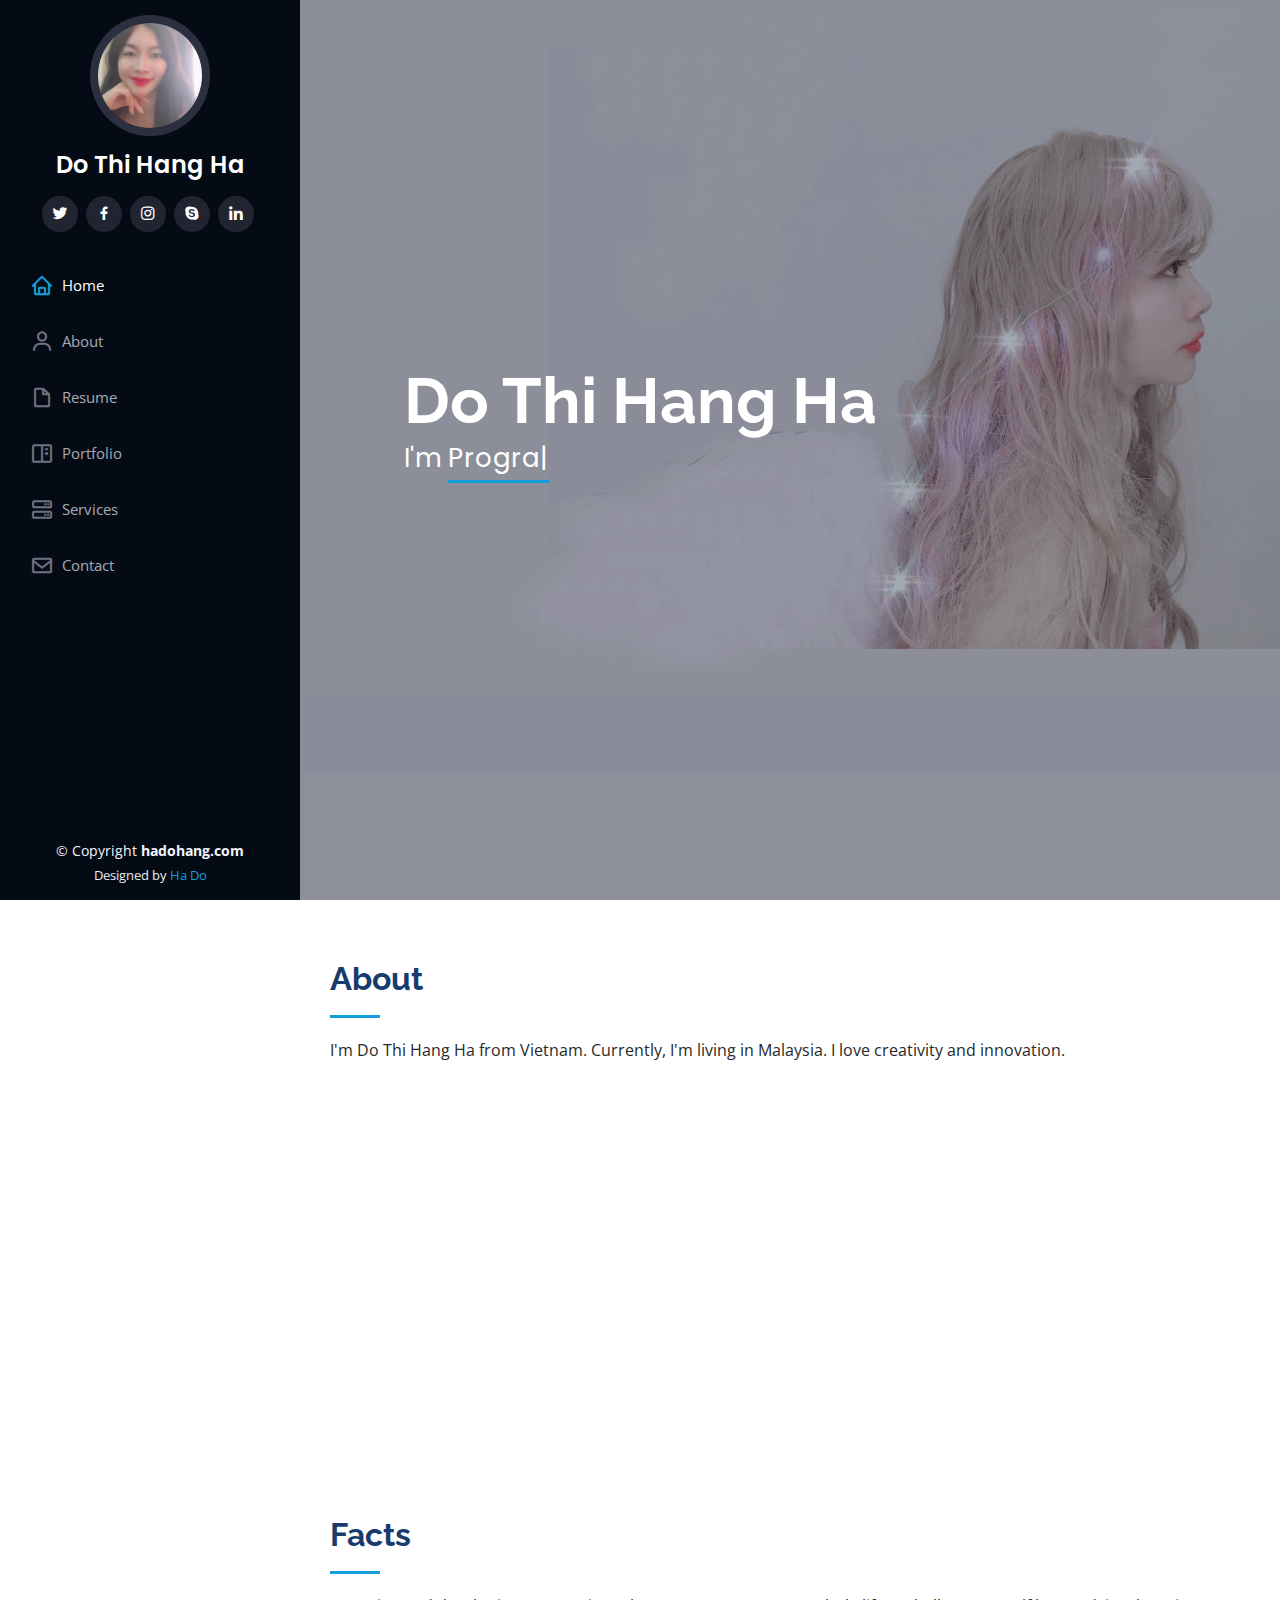
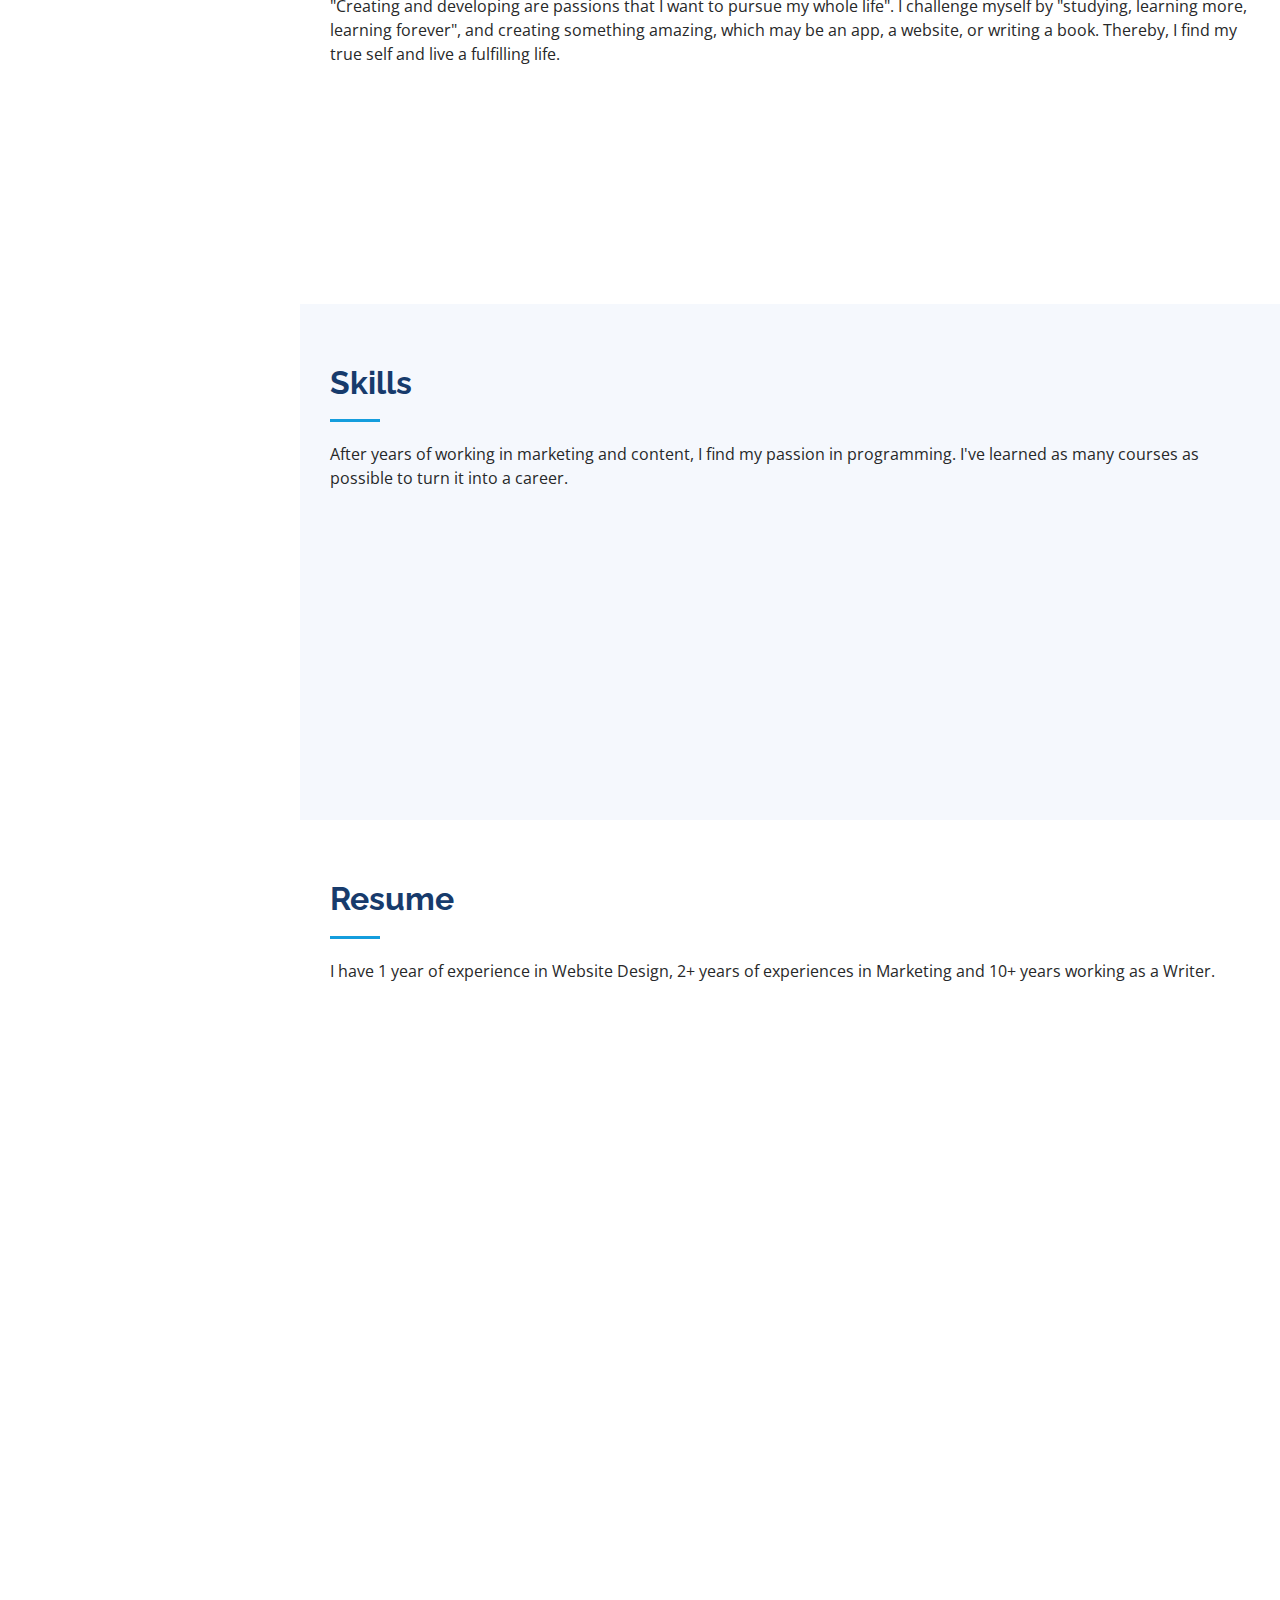
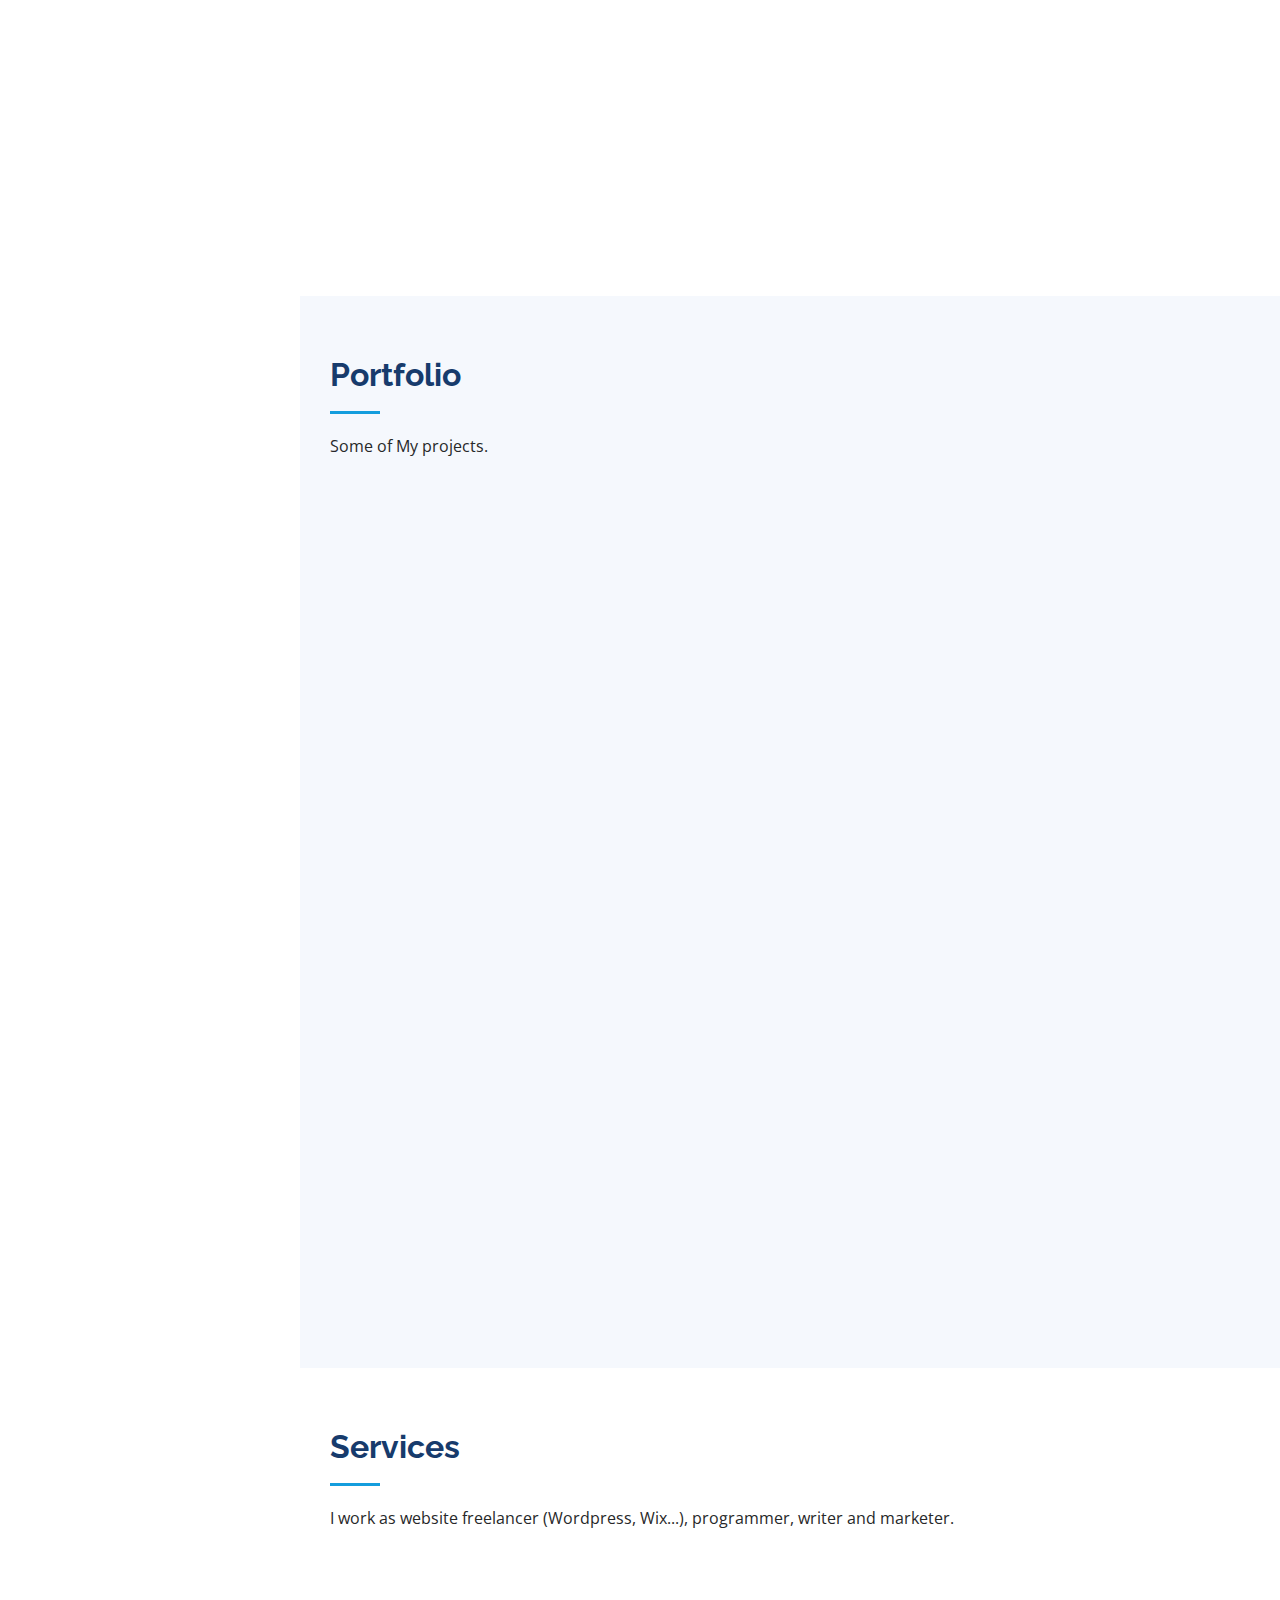
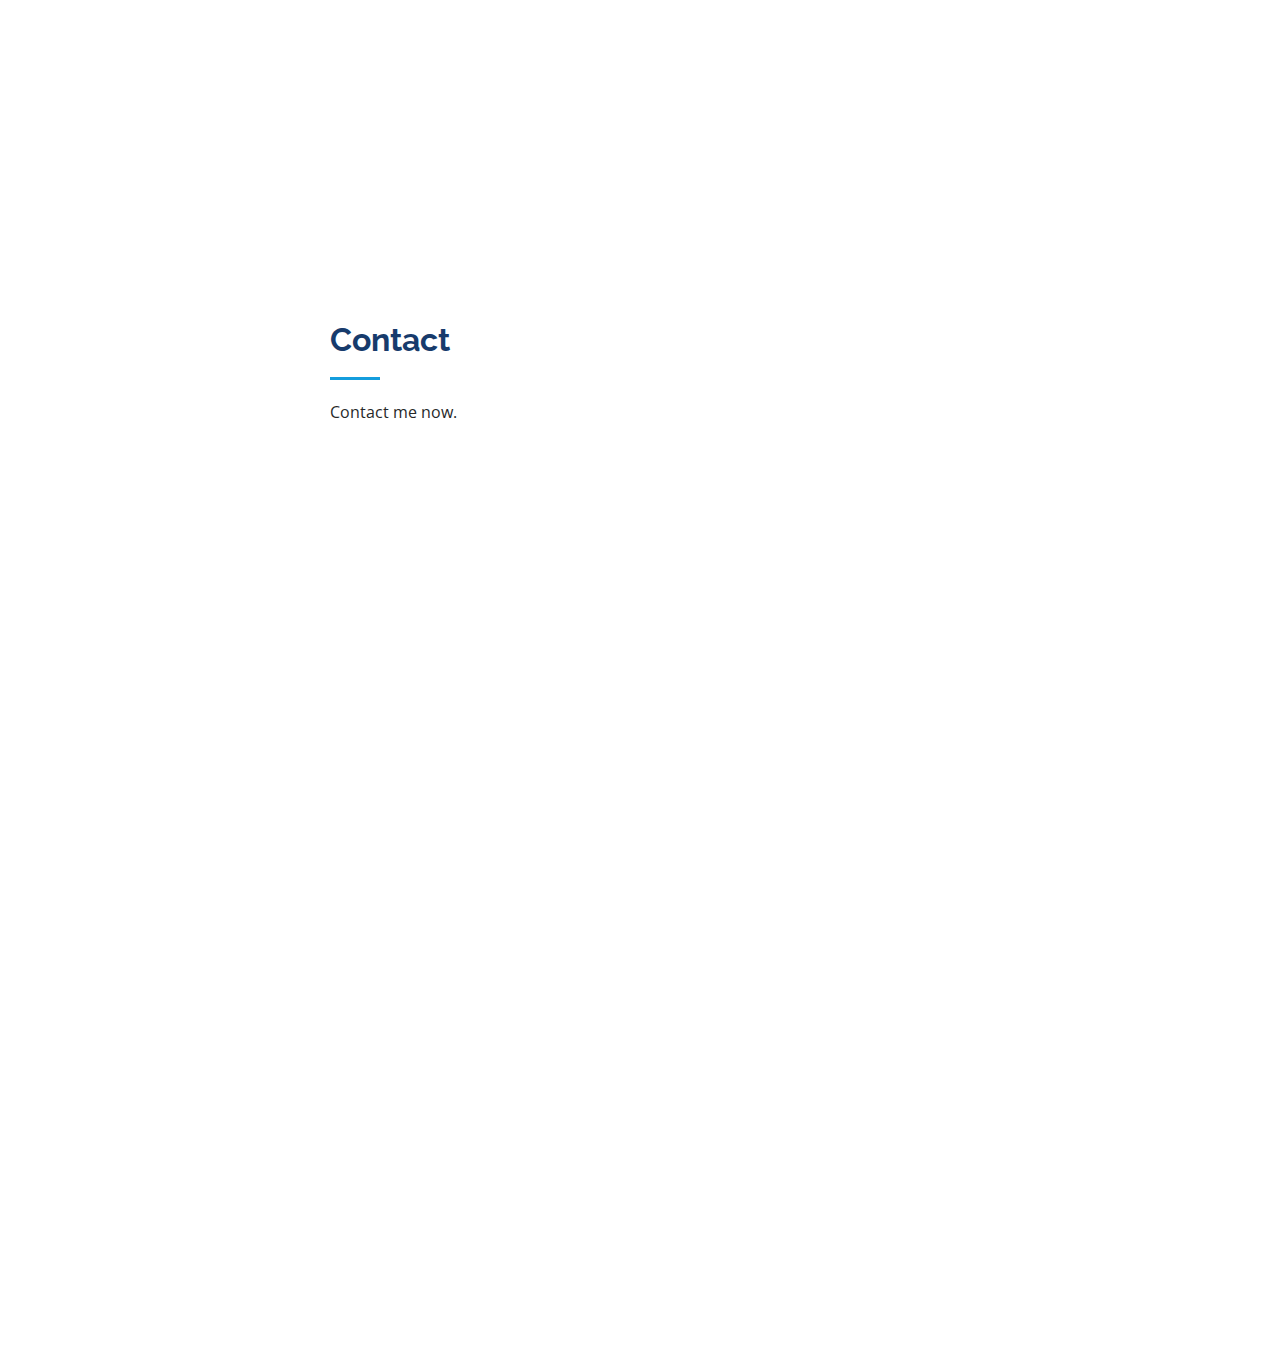
<file: index.html>
<!DOCTYPE html>
<html lang="en">

<head>
  <meta charset="utf-8">
  <meta content="width=device-width, initial-scale=1.0" name="viewport">

  <title>Ha Do iPortfolio Bootstrap</title>
  <meta content="" name="description">
  <meta content="" name="keywords">

  <!-- Favicons -->
  <link href="assets/img/Ha icon.png" rel="icon">
  <link href="assets/img/Ha icon.png" rel="Ha-icon">

  <!-- Google Fonts -->
  <link href="https://fonts.googleapis.com/css?family=Open+Sans:300,300i,400,400i,600,600i,700,700i|Raleway:300,300i,400,400i,500,500i,600,600i,700,700i|Poppins:300,300i,400,400i,500,500i,600,600i,700,700i" rel="stylesheet">

  <!-- Vendor CSS Files -->
  <link href="assets/vendor/aos/aos.css" rel="stylesheet">
  <link href="assets/vendor/bootstrap/css/bootstrap.min.css" rel="stylesheet">
  <link href="assets/vendor/bootstrap-icons/bootstrap-icons.css" rel="stylesheet">
  <link href="assets/vendor/boxicons/css/boxicons.min.css" rel="stylesheet">
  <link href="assets/vendor/glightbox/css/glightbox.min.css" rel="stylesheet">
  <link href="assets/vendor/swiper/swiper-bundle.min.css" rel="stylesheet">

  <!-- Template Main CSS File -->
  <link href="assets/css/style.css" rel="stylesheet">

  <!-- =======================================================
  * Template Name: iPortfolio
  * Updated: May 30 2023 with Bootstrap v5.3.0
  * Template URL: https://bootstrapmade.com/iportfolio-bootstrap-portfolio-websites-template/
  * Author: BootstrapMade.com
  * License: https://bootstrapmade.com/license/
  ======================================================== -->
</head>

<body>

  <!-- ======= Mobile nav toggle button ======= -->
  <i class="bi bi-list mobile-nav-toggle d-xl-none"></i>

  <!-- ======= Header ======= -->
  <header id="header">
    <div class="d-flex flex-column">

      <div class="profile">
        <img src="assets/img/Ha Do profile.jpg" alt="profile-img" class="img-fluid rounded-circle">
        <h1 class="text-light"><a href="index.html">Do Thi Hang Ha</a></h1>
        <div class="social-links mt-3 text-center">
          <a href="#" class="twitter"><i class="bx bxl-twitter"></i></a>
          <a href="#" class="facebook"><i class="bx bxl-facebook"></i></a>
          <a href="#" class="instagram"><i class="bx bxl-instagram"></i></a>
          <a href="#" class="google-plus"><i class="bx bxl-skype"></i></a>
          <a href="#" class="linkedin"><i class="bx bxl-linkedin"></i></a>
        </div>
      </div>

      <nav id="navbar" class="nav-menu navbar">
        <ul>
          <li><a href="#hero" class="nav-link scrollto active"><i class="bx bx-home"></i> <span>Home</span></a></li>
          <li><a href="#about" class="nav-link scrollto"><i class="bx bx-user"></i> <span>About</span></a></li>
          <li><a href="#resume" class="nav-link scrollto"><i class="bx bx-file-blank"></i> <span>Resume</span></a></li>
          <li><a href="#portfolio" class="nav-link scrollto"><i class="bx bx-book-content"></i> <span>Portfolio</span></a></li>
          <li><a href="#services" class="nav-link scrollto"><i class="bx bx-server"></i> <span>Services</span></a></li>
          <li><a href="#contact" class="nav-link scrollto"><i class="bx bx-envelope"></i> <span>Contact</span></a></li>
        </ul>
      </nav><!-- .nav-menu -->
    </div>
  </header><!-- End Header -->

  <!-- ======= Hero Section ======= -->
  <section id="hero" class="d-flex flex-column justify-content-center align-items-center">
    <div class="hero-container" data-aos="fade-in">
      <h1>Do Thi Hang Ha</h1>
      <p>I'm <span class="typed" data-typed-items="Programmer, Freelancer"></span></p>
    </div>
  </section><!-- End Hero -->

  <main id="main">

    <!-- ======= About Section ======= -->
    <section id="about" class="about">
      <div class="container">

        <div class="section-title">
          <h2>About</h2>
          <p>I'm Do Thi Hang Ha from Vietnam. Currently, I'm living in Malaysia. I love creativity and innovation.</p>
        </div>

        <div class="row">
          <div class="col-lg-4" data-aos="fade-right">
            <img src="assets/img/Ha Do profile.jpg" class="img-fluid" alt="profile-img">
          </div>
          <div class="col-lg-8 pt-4 pt-lg-0 content" data-aos="fade-left">
            <h3> Do Thi Hang Ha</h3>
            <p class="fst-italic">
              I worked as a Writer => Marketer => Programmer...
            </p>
            <div class="row">
              <div class="col-lg-6">
                <ul>
                  <li><i class="bi bi-chevron-right"></i> <strong>Birthday:</strong> <span>17 June 1993</span></li>
                  <li><i class="bi bi-chevron-right"></i> <strong>Website:</strong> <span>www.hadohang.com</span></li>
                  <li><i class="bi bi-chevron-right"></i> <strong>Phone:</strong> <span>+60 103979898</span></li>
                  <li><i class="bi bi-chevron-right"></i> <strong>City:</strong> <span>Kuala Lumpur, Malaysia</span></li>
                </ul>
              </div>
              <div class="col-lg-6">
                <ul>
                  <li><i class="bi bi-chevron-right"></i> <strong>Age:</strong> <span>30</span></li>
                  <li><i class="bi bi-chevron-right"></i> <strong>Degree:</strong> <span>Master</span></li>
                  <li><i class="bi bi-chevron-right"></i> <strong>Email:</strong> <span>hadohang@gmail.com</span></li>
                  <li><i class="bi bi-chevron-right"></i> <strong>Freelance:</strong> <span>Available</span></li>
                </ul>
              </div>
            </div>
            <p>
              I bring real-life experience working in multi-task or full-stack positions with creative thinking, analysis, and problem-solving skills. 
            </p>
          </div>
        </div>

      </div>
    </section><!-- End About Section -->

    <!-- ======= Facts Section ======= -->
    <section id="facts" class="facts">
      <div class="container">

        <div class="section-title">
          <h2>Facts</h2>
          <p> "Creating and developing are passions that I want to pursue my whole life". I challenge myself by "studying, learning more, learning forever", and creating something amazing, which may be an app, a website, or writing a book. Thereby, I find my true self and live a fulfilling life.</p>
        </div>

        <div class="row no-gutters">

          <div class="col-lg-3 col-md-6 d-md-flex align-items-md-stretch" data-aos="fade-up">
            <div class="count-box">
              <i class="bi bi-emoji-smile"></i>
              <span data-purecounter-start="0" data-purecounter-end="48" data-purecounter-duration="1" class="purecounter"></span>
              <p><strong>>40 Medals</strong> Sports</p>
            </div>
          </div>

          <div class="col-lg-3 col-md-6 d-md-flex align-items-md-stretch" data-aos="fade-up" data-aos-delay="100">
            <div class="count-box">
              <i class="bi bi-journal-richtext"></i>
              <span data-purecounter-start="0" data-purecounter-end="14" data-purecounter-duration="1" class="purecounter"></span>
              <p><strong>Projects</strong> Completed </p>
            </div>
          </div>

          <div class="col-lg-3 col-md-6 d-md-flex align-items-md-stretch" data-aos="fade-up" data-aos-delay="200">
            <div class="count-box">
              <i class="bi bi-book"></i>
              <span data-purecounter-start="0" data-purecounter-end="2" data-purecounter-duration="1" class="purecounter"></span>
              <p><strong>Books</strong> Published at Bookstore</p>
            </div>
          </div>

          <div class="col-lg-3 col-md-6 d-md-flex align-items-md-stretch" data-aos="fade-up" data-aos-delay="300">
            <div class="count-box">
              <i class="bi bi-people"></i>
              <span data-purecounter-start="0" data-purecounter-end="3" data-purecounter-duration="1" class="purecounter"></span>
              <p><strong>Countries</strong> Work and Live</p>
            </div>
          </div>

        </div>

      </div>
    </section><!-- End Facts Section -->

    <!-- ======= Skills Section ======= -->
    <section id="skills" class="skills section-bg">
      <div class="container">

        <div class="section-title">
          <h2>Skills</h2>
          <p>After years of working in marketing and content, I find my passion in programming. I've learned as many courses as possible to turn it into a career.</p>
        </div>

        <div class="row skills-content">

          <div class="col-lg-6" data-aos="fade-up">

            <div class="progress">
              <span class="skill">HTML <i class="val">80%</i></span>
              <div class="progress-bar-wrap">
                <div class="progress-bar" role="progressbar" aria-valuenow="80" aria-valuemin="0" aria-valuemax="100"></div>
              </div>
            </div>

            <div class="progress">
              <span class="skill">CSS <i class="val">80%</i></span>
              <div class="progress-bar-wrap">
                <div class="progress-bar" role="progressbar" aria-valuenow="90" aria-valuemin="0" aria-valuemax="100"></div>
              </div>
            </div>

            <div class="progress">
              <span class="skill">JavaScript <i class="val">65%</i></span>
              <div class="progress-bar-wrap">
                <div class="progress-bar" role="progressbar" aria-valuenow="75" aria-valuemin="0" aria-valuemax="100"></div>
              </div>
            </div>

            <div class="progress">
              <span class="skill">Python <i class="val">40%</i></span>
              <div class="progress-bar-wrap">
                <div class="progress-bar" role="progressbar" aria-valuenow="40" aria-valuemin="0" aria-valuemax="100"></div>
              </div>
            </div>

          </div>
          

          <div class="col-lg-6" data-aos="fade-up" data-aos-delay="100">

            <div class="progress">
              <span class="skill">React.js <i class="val">80%</i></span>
              <div class="progress-bar-wrap">
                <div class="progress-bar" role="progressbar" aria-valuenow="80" aria-valuemin="0" aria-valuemax="100"></div>
              </div>
            </div>

            <div class="progress">
              <span class="skill">WordPress/CMS <i class="val">80%</i></span>
              <div class="progress-bar-wrap">
                <div class="progress-bar" role="progressbar" aria-valuenow="80" aria-valuemin="0" aria-valuemax="100"></div>
              </div>
            </div>

            <div class="progress">
              <span class="skill">SQL <i class="val">55%</i></span>
              <div class="progress-bar-wrap">
                <div class="progress-bar" role="progressbar" aria-valuenow="55" aria-valuemin="0" aria-valuemax="100"></div>
              </div>
            </div>

            <div class="progress">
              <span class="skill">Node.js <i class="val">80%</i></span>
              <div class="progress-bar-wrap">
                <div class="progress-bar" role="progressbar" aria-valuenow="80" aria-valuemin="0" aria-valuemax="100"></div>
              </div>
            </div>

          </div>

        </div>

      </div>
    </section><!-- End Skills Section -->

    <!-- ======= Resume Section ======= -->
    <section id="resume" class="resume">
      <div class="container">

        <div class="section-title">
          <h2>Resume</h2>
          <p>I have 1 year of experience in Website Design, 2+ years of experiences in Marketing and 10+ years working as a Writer.</p>
        </div>

        <div class="row">
          <div class="col-lg-6" data-aos="fade-up">
            <h3 class="resume-title">Sumary</h3>
            <div class="resume-item pb-0">
              <h4>Do Thi Hang Ha</h4>
              <p><em>Innovative and deadline-driven person in digital era.</em></p>
              <ul>
                <li>Selangor, Malaysia</li>
                <li>(60) 102979898</li>
                <li>hadohang@gmail.com</li>
                <li>www.hadohang.com</li>
              </ul>
            </div>

            <h3 class="resume-title">Education</h3>
            <div class="resume-item">
              <h4>Master of Marketing, Sales &amp; Services</h4>
              <h5>2019 - 2021</h5>
              <p><em>The French-Vietnam Center of Management (CFVG)</em></p>
              <p>Master in Marketing Sales and Services (MMSS) delivered by Sorbonne Business School (Pantheon-Sorbonne University) and ESCP Europe.</p>
            </div>
            <div class="resume-item">
              <h4>Bachelor's degree, Literature</h4>
              <h5>2011 - 2015</h5>
              <p><em>University of Social Science and Humanities</em></p>
              <ul>
                <li>Honors program</li>
                <li>Grade: Good.</li>
                <li> Won 3rd place in Scientific Research Student Contest at University of Social Sciences and Humanities</li>
              </ul>
            </div>
          </div>
          <div class="col-lg-6" data-aos="fade-up" data-aos-delay="100">
            <h3 class="resume-title">Professional Experience</h3>
            <div class="resume-item">
              <h4>Website Designer</h4>
              <h5>2022 - Present</h5>
              <p><em>COO Consulting Agency Sdn Bhd, Kuala Lumpur, Malaysia</em></p>
              <ul>
                <li>Managing Social Media for clients</li>
                <li>Manipulating WordPress with CSS, javascript, Elementor, or building a website using HTML, CSS, Javascript, Bootstrap, etc.</li>
              </ul>
            </div>
            <div class="resume-item">
              <h4>Data Position</h4>
              <h5>2021 - present</h5>
              <p><em>Accenture, Kuala Lumpur, Malaysia</em></p>
              <ul>
                <li>Working towards creating a positive environment and improvinguser experience online.</li>
                <li>Building an automated system of the company: automated birthday, login/logout. </li>
              </ul>
            </div>
            <div class="resume-item">
              <h4>Assistant Marketing Manager</h4>
              <h5>5/2021 - 10/2021</h5>
              <p><em>HG Media, Hanoi, Vietnam</em></p>
              <ul>
                <li>Preparing presentations for the marketing team using Google Data Studio, Excel, and PowerPoint.</li>
                <li>Building and updating a system to store data for marketing and finance.  </li>
              </ul>
            </div>
          </div>
        </div>

      </div>
    </section><!-- End Resume Section -->

    <!-- ======= Portfolio Section ======= -->
    <section id="portfolio" class="portfolio section-bg">
      <div class="container">

        <div class="section-title">
          <h2>Portfolio</h2>
          <p>Some of My projects.</p>
        </div>

        <div class="row" data-aos="fade-up">
          <div class="col-lg-12 d-flex justify-content-center">
            <ul id="portfolio-flters">
              <li data-filter="*" class="filter-active">All</li>
              <li data-filter=".filter-app">App Script</li>
              <li data-filter=".filter-card">Web</li>
              <li data-filter=".filter-web">Book</li>
            </ul>
          </div>
        </div>

        <div class="row portfolio-container" data-aos="fade-up" data-aos-delay="100">

          <div class="col-lg-4 col-md-6 portfolio-item filter-app">
            <div class="portfolio-wrap">
              <img src="assets/img/digital-clock.png" class="img-fluid" alt="">
              <div class="portfolio-links">
                <a href="assets/img/digital-clock.png" data-gallery="portfolioGallery" class="portfolio-lightbox" title="App 1"><i class="bx bx-plus"></i></a>
                <a target="_blank" href="portfolio-details.html" title="More Details"><i class="bx bx-link"></i></a>
              </div>
            </div>
          </div>

          <div class="col-lg-4 col-md-6 portfolio-item filter-web">
            <div class="portfolio-wrap">
              <img src="assets/img/book2.png" class="img-fluid" alt="">
              <div class="portfolio-links">
                <a href="assets/img/book2.png" data-gallery="portfolioGallery" class="portfolio-lightbox" title="Web 1"><i class="bx bx-plus"></i></a>
                <a target="_blank" href="portfolio-details2.html" title="More Details"><i class="bx bx-link"></i></a>
              </div>
            </div>
          </div>

          <div class="col-lg-4 col-md-6 portfolio-item filter-app">
            <div class="portfolio-wrap">
              <img src="assets/img/tdtform.png" class="img-fluid" alt="">
              <div class="portfolio-links">
                <a href="assets/img/tdtform.png" data-gallery="portfolioGallery" class="portfolio-lightbox" title="App 2"><i class="bx bx-plus"></i></a>
                <a target="_blank" href="portfolio-details3.html" title="More Details"><i class="bx bx-link"></i></a>
              </div>
            </div>
          </div>

          <div class="col-lg-4 col-md-6 portfolio-item filter-card">
            <div class="portfolio-wrap">
              <img src="assets/img/ecommerceweb.png" class="img-fluid" alt="">
              <div class="portfolio-links">
                <a href="assets/img/ecommerceweb.png" data-gallery="portfolioGallery" class="portfolio-lightbox" title="Card 2"><i class="bx bx-plus"></i></a>
                <a target="_blank" href="portfolio-details4.html" title="More Details"><i class="bx bx-link"></i></a>
              </div>
            </div>
          </div>

          <div class="col-lg-4 col-md-6 portfolio-item filter-web">
            <div class="portfolio-wrap">
              <img src="assets/img/book1.png" class="img-fluid" alt="">
              <div class="portfolio-links">
                <a href="assets/img/book1.png" data-gallery="portfolioGallery" class="portfolio-lightbox" title="Web 2"><i class="bx bx-plus"></i></a>
                <a target="_blank" href="portfolio-details5.html" title="More Details"><i class="bx bx-link"></i></a>
              </div>
            </div>
          </div>

          <div class="col-lg-4 col-md-6 portfolio-item filter-app">
            <div class="portfolio-wrap">
              <img src="assets/img/birthday.png" class="img-fluid" alt="">
              <div class="portfolio-links">
                <a href="assets/img/birthday.png" data-gallery="portfolioGallery" class="portfolio-lightbox" title="App 3"><i class="bx bx-plus"></i></a>
                <a target="_blank" href="portfolio-details6.html" title="More Details"><i class="bx bx-link"></i></a>
              </div>
            </div>
          </div>

          <div class="col-lg-4 col-md-6 portfolio-item filter-card">
            <div class="portfolio-wrap">
              <img src="assets/img/trevomy.png" class="img-fluid" alt="">
              <div class="portfolio-links">
                <a href="assets/img/trevomy.png" data-gallery="portfolioGallery" class="portfolio-lightbox" title="Card 1"><i class="bx bx-plus"></i></a>
                <a target="_blank" href="portfolio-details7.html" title="More Details"><i class="bx bx-link"></i></a>
              </div>
            </div>
          </div>

          <div class="col-lg-4 col-md-6 portfolio-item filter-card">
            <div class="portfolio-wrap">
              <img src="assets/img/halloween.png" class="img-fluid" alt="">
              <div class="portfolio-links">
                <a href="assets/img/halloween.png" data-gallery="portfolioGallery" class="portfolio-lightbox" title="Card 3"><i class="bx bx-plus"></i></a>
                <a target="_blank" href="portfolio-details8.html" title="More Details"><i class="bx bx-link"></i></a>
              </div>
            </div>
          </div>

          <div class="col-lg-4 col-md-6 portfolio-item filter-card">
            <div class="portfolio-wrap">
              <img src="assets/img/mcdurian.png" class="img-fluid" alt="">
              <div class="portfolio-links">
                <a href="assets/img/mcdurian.png" data-gallery="portfolioGallery" class="portfolio-lightbox" title="Card 4"><i class="bx bx-plus"></i></a>
                <a target="_blank" href="portfolio-details9.html" title="More Details"><i class="bx bx-link"></i></a>
              </div>
            </div>
          </div>

        </div>

      </div>
    </section><!-- End Portfolio Section -->

    <!-- ======= Services Section ======= -->
    <section id="services" class="services">
      <div class="container">

        <div class="section-title">
          <h2>Services</h2>
          <p>I work as website freelancer (Wordpress, Wix...), programmer, writer and marketer.</p>
        </div>

        <div class="row">
          <div class="col-lg-4 col-md-6 icon-box" data-aos="fade-up">
            <div class="icon"><i class="bi bi-briefcase"></i></div>
            <h4 class="title"><a href="">Website Freelancer</a></h4>
            <p class="description">Build a website using Wordpress, Wix, Elementor,...</p>
          </div>
          <div class="col-lg-4 col-md-6 icon-box" data-aos="fade-up" data-aos-delay="100">
            <div class="icon"><i class="bi bi-card-checklist"></i></div>
            <h4 class="title"><a href="">Developer</a></h4>
            <p class="description">Use Bootstrap, Google Script, Java, Html, Css, React,...</p>
          </div>
          <div class="col-lg-4 col-md-6 icon-box" data-aos="fade-up" data-aos-delay="200">
            <div class="icon"><i class="bi bi-bar-chart"></i></div>
            <h4 class="title"><a href="">Writer</a></h4>
            <p class="description">Write and sell novels online</p>
          </div>
          <div class="col-lg-4 col-md-6 icon-box" data-aos="fade-up" data-aos-delay="300">
            <div class="icon"><i class="bi bi-binoculars"></i></div>
            <h4 class="title"><a href="">Marketer</a></h4>
            <p class="description">Manage social media: Tiktok, Facebook, Instagram, Twitter,...</p>
          </div>
          <div class="col-lg-4 col-md-6 icon-box" data-aos="fade-up" data-aos-delay="400">
            <div class="icon"><i class="bi bi-brightness-high"></i></div>
            <h4 class="title"><a href="">Data Positions</a></h4>
            <p class="description">Analyse data using Python, Excel, </p>
          </div>
          <div class="col-lg-4 col-md-6 icon-box" data-aos="fade-up" data-aos-delay="500">
            <div class="icon"><i class="bi bi-calendar4-week"></i></div>
            <h4 class="title"><a href="">Others</a></h4>
            <p class="description">Contact me to know more</p>
          </div>
        </div>

      </div>
    </section><!-- End Services Section -->

    

    <!-- ======= Contact Section ======= -->
    <section id="contact" class="contact">
      <div class="container">

        <div class="section-title">
          <h2>Contact</h2>
          <p>Contact me now.</p>
        </div>

        <div class="row" data-aos="fade-in">

          <div class="col-lg-5 d-flex align-items-stretch">
            <div class="info">
              <div class="address">
                <i class="bi bi-geo-alt"></i>
                <h4>Location:</h4>
                <p>Selangor, Malaysia</p>
              </div>

              <div class="email">
                <i class="bi bi-envelope"></i>
                <h4>Email:</h4>
                <p>hadohang@gmail.com</p>
              </div>

              <div class="phone">
                <i class="bi bi-phone"></i>
                <h4>Call:</h4>
                <p>+60 102979898</p>
              </div>

              <iframe src="https://www.google.com/maps/embed?pb=!1m18!1m12!1m3!1d1019767.5055507813!2d100.72143053563553!3d3.233381230950966!2m3!1f0!2f0!3f0!3m2!1i1024!2i768!4f13.1!3m3!1m2!1s0x31cc4252cdeb045f%3A0x26e1bee1215dfbb9!2sSelangor!5e0!3m2!1sen!2smy!4v1699958182420!5m2!1sen!2smy" width="600" height="450" style="border:0;" allowfullscreen="" loading="lazy" referrerpolicy="no-referrer-when-downgrade"></iframe>
            </div>

          </div>

          <div class="col-lg-7 mt-5 mt-lg-0 d-flex align-items-stretch">
            <form action="forms/contact.php" method="post" role="form" class="php-email-form">
              <div class="row">
                <div class="form-group col-md-6">
                  <label for="name">Your Name</label>
                  <input type="text" name="name" class="form-control" id="name" required>
                </div>
                <div class="form-group col-md-6">
                  <label for="name">Your Email</label>
                  <input type="email" class="form-control" name="email" id="email" required>
                </div>
              </div>
              <div class="form-group">
                <label for="name">Subject</label>
                <input type="text" class="form-control" name="subject" id="subject" required>
              </div>
              <div class="form-group">
                <label for="name">Message</label>
                <textarea class="form-control" name="message" rows="10" required></textarea>
              </div>
              <div class="my-3">
                <div class="loading">Loading</div>
                <div class="error-message"></div>
                <div class="sent-message">Your message has been sent. Thank you!</div>
              </div>
              <div class="text-center"><button type="submit">Send Message</button></div>
            </form>
          </div>

        </div>

      </div>
    </section><!-- End Contact Section -->

  </main><!-- End #main -->

  <!-- ======= Footer ======= -->
  <footer id="footer">
    <div class="container">
      <div class="copyright">
        &copy; Copyright <strong><span>hadohang.com</span></strong>
      </div>
      <div class="credits">
        <!-- All the links in the footer should remain intact. -->
        <!-- You can delete the links only if you purchased the pro version. -->
        <!-- Licensing information: https://bootstrapmade.com/license/ -->
        <!-- Purchase the pro version with working PHP/AJAX contact form: https://bootstrapmade.com/iportfolio-bootstrap-portfolio-websites-template/ -->
        Designed by <a href="https://hadohang.com/">Ha Do</a>
      </div>
    </div>
  </footer><!-- End  Footer -->

  <a href="#" class="back-to-top d-flex align-items-center justify-content-center"><i class="bi bi-arrow-up-short"></i></a>

  <!-- Vendor JS Files -->
  <script src="assets/vendor/purecounter/purecounter_vanilla.js"></script>
  <script src="assets/vendor/aos/aos.js"></script>
  <script src="assets/vendor/bootstrap/js/bootstrap.bundle.min.js"></script>
  <script src="assets/vendor/glightbox/js/glightbox.min.js"></script>
  <script src="assets/vendor/isotope-layout/isotope.pkgd.min.js"></script>
  <script src="assets/vendor/swiper/swiper-bundle.min.js"></script>
  <script src="assets/vendor/typed.js/typed.umd.js"></script>
  <script src="assets/vendor/waypoints/noframework.waypoints.js"></script>
  <script src="assets/vendor/php-email-form/validate.js"></script>

  <!-- Template Main JS File -->
  <script src="assets/js/main.js"></script>

</body>

</html>
</file>
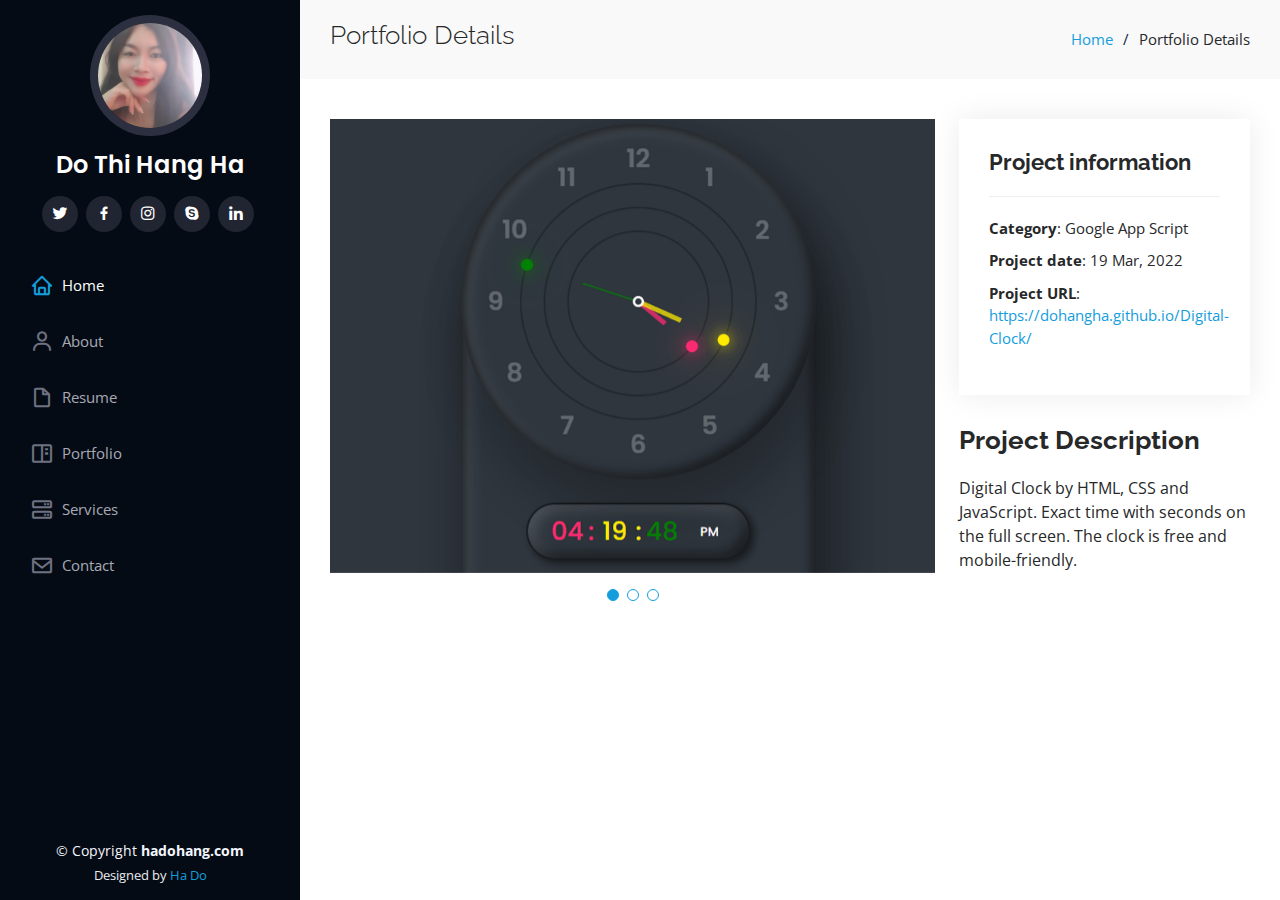
<file: portfolio-details.html>
<!DOCTYPE html>
<html lang="en">

<head>
  <meta charset="utf-8">
  <meta content="width=device-width, initial-scale=1.0" name="viewport">

  <title>Portfolio Details - Do Thi Hang Ha</title>
  <meta content="" name="description">
  <meta content="" name="keywords">

  <!-- Favicons -->
  <link href="assets/img/Ha icon.png" rel="icon">
  <link href="assets/img/Ha icon.png" rel="apple-touch-icon">

  <!-- Google Fonts -->
  <link href="https://fonts.googleapis.com/css?family=Open+Sans:300,300i,400,400i,600,600i,700,700i|Raleway:300,300i,400,400i,500,500i,600,600i,700,700i|Poppins:300,300i,400,400i,500,500i,600,600i,700,700i" rel="stylesheet">

  <!-- Vendor CSS Files -->
  <link href="assets/vendor/aos/aos.css" rel="stylesheet">
  <link href="assets/vendor/bootstrap/css/bootstrap.min.css" rel="stylesheet">
  <link href="assets/vendor/bootstrap-icons/bootstrap-icons.css" rel="stylesheet">
  <link href="assets/vendor/boxicons/css/boxicons.min.css" rel="stylesheet">
  <link href="assets/vendor/glightbox/css/glightbox.min.css" rel="stylesheet">
  <link href="assets/vendor/swiper/swiper-bundle.min.css" rel="stylesheet">

  <!-- Template Main CSS File -->
  <link href="assets/css/style.css" rel="stylesheet">

</head>

<body>

  <!-- ======= Mobile nav toggle button ======= -->
  <i class="bi bi-list mobile-nav-toggle d-xl-none"></i>

  <!-- ======= Header ======= -->
  <header id="header">
    <div class="d-flex flex-column">

      <div class="profile">
        <img src="assets/img/Ha Do profile.jpg" alt="" class="img-fluid rounded-circle">
        <h1 class="text-light"><a href="index.html">Do Thi Hang Ha</a></h1>
        <div class="social-links mt-3 text-center">
          <a href="#" class="twitter"><i class="bx bxl-twitter"></i></a>
          <a href="#" class="facebook"><i class="bx bxl-facebook"></i></a>
          <a href="#" class="instagram"><i class="bx bxl-instagram"></i></a>
          <a href="#" class="google-plus"><i class="bx bxl-skype"></i></a>
          <a href="#" class="linkedin"><i class="bx bxl-linkedin"></i></a>
        </div>
      </div>

      <nav id="navbar" class="nav-menu navbar">
        <ul>
          <li><a href="#hero" class="nav-link scrollto active"><i class="bx bx-home"></i> <span>Home</span></a></li>
          <li><a href="#about" class="nav-link scrollto"><i class="bx bx-user"></i> <span>About</span></a></li>
          <li><a href="#resume" class="nav-link scrollto"><i class="bx bx-file-blank"></i> <span>Resume</span></a></li>
          <li><a href="#portfolio" class="nav-link scrollto"><i class="bx bx-book-content"></i> <span>Portfolio</span></a></li>
          <li><a href="#services" class="nav-link scrollto"><i class="bx bx-server"></i> <span>Services</span></a></li>
          <li><a href="#contact" class="nav-link scrollto"><i class="bx bx-envelope"></i> <span>Contact</span></a></li>
        </ul>
      </nav><!-- .nav-menu -->
    </div>
  </header><!-- End Header -->

  <main id="main">

    <!-- ======= Breadcrumbs ======= -->
    <section id="breadcrumbs" class="breadcrumbs">
      <div class="container">

        <div class="d-flex justify-content-between align-items-center">
          <h2>Portfolio Details</h2>
          <ol>
            <li><a href="index.html">Home</a></li>
            <li>Portfolio Details</li>
          </ol>
        </div>

      </div>
    </section><!-- End Breadcrumbs -->

    <!-- ======= Portfolio Details Section ======= -->
    <section id="portfolio-details" class="portfolio-details">
      <div class="container">

        <div class="row gy-4">

          <div class="col-lg-8">
            <div class="portfolio-details-slider swiper">
              <div class="swiper-wrapper align-items-center">

                <div class="swiper-slide">
                  <img src="assets/img/digital-clock.png" alt="">
                </div>

                <div class="swiper-slide">
                  <img src="assets/img/digital-clock.png" alt="">
                </div>

                <div class="swiper-slide">
                  <img src="assets/img/digital-clock.png" alt="">
                </div>

              </div>
              <div class="swiper-pagination"></div>
            </div>
          </div>

          <div class="col-lg-4">
            <div class="portfolio-info">
              <h3>Project information</h3>
              <ul>
                <li><strong>Category</strong>: Google App Script</li>
                <li><strong>Project date</strong>: 19 Mar, 2022</li>
                <li><strong>Project URL</strong>: <a target="_blank" href="https://dohangha.github.io/Digital-Clock/">https://dohangha.github.io/Digital-Clock/</a></li>
              </ul>
            </div>
            <div class="portfolio-description">
              <h2>Project Description</h2>
              <p>
                Digital Clock by HTML, CSS and JavaScript. Exact time with seconds on the full screen. The clock is free and mobile-friendly.
              </p>
            </div>
          </div>

        </div>

      </div>
    </section><!-- End Portfolio Details Section -->

  </main><!-- End #main -->

  <!-- ======= Footer ======= -->
  <footer id="footer">
    <div class="container">
      <div class="copyright">
        &copy; Copyright <strong><span>hadohang.com</span></strong>
      </div>
      <div class="credits">
      
        Designed by <a href="https://hadohang.com/">Ha Do</a>
      </div>
    </div>
  </footer><!-- End  Footer -->

  <a href="#" class="back-to-top d-flex align-items-center justify-content-center"><i class="bi bi-arrow-up-short"></i></a>

  <!-- Vendor JS Files -->
  <script src="assets/vendor/purecounter/purecounter_vanilla.js"></script>
  <script src="assets/vendor/aos/aos.js"></script>
  <script src="assets/vendor/bootstrap/js/bootstrap.bundle.min.js"></script>
  <script src="assets/vendor/glightbox/js/glightbox.min.js"></script>
  <script src="assets/vendor/isotope-layout/isotope.pkgd.min.js"></script>
  <script src="assets/vendor/swiper/swiper-bundle.min.js"></script>
  <script src="assets/vendor/typed.js/typed.umd.js"></script>
  <script src="assets/vendor/waypoints/noframework.waypoints.js"></script>
  <script src="assets/vendor/php-email-form/validate.js"></script>

  <!-- Template Main JS File -->
  <script src="assets/js/main.js"></script>

</body>

</html>
</file>
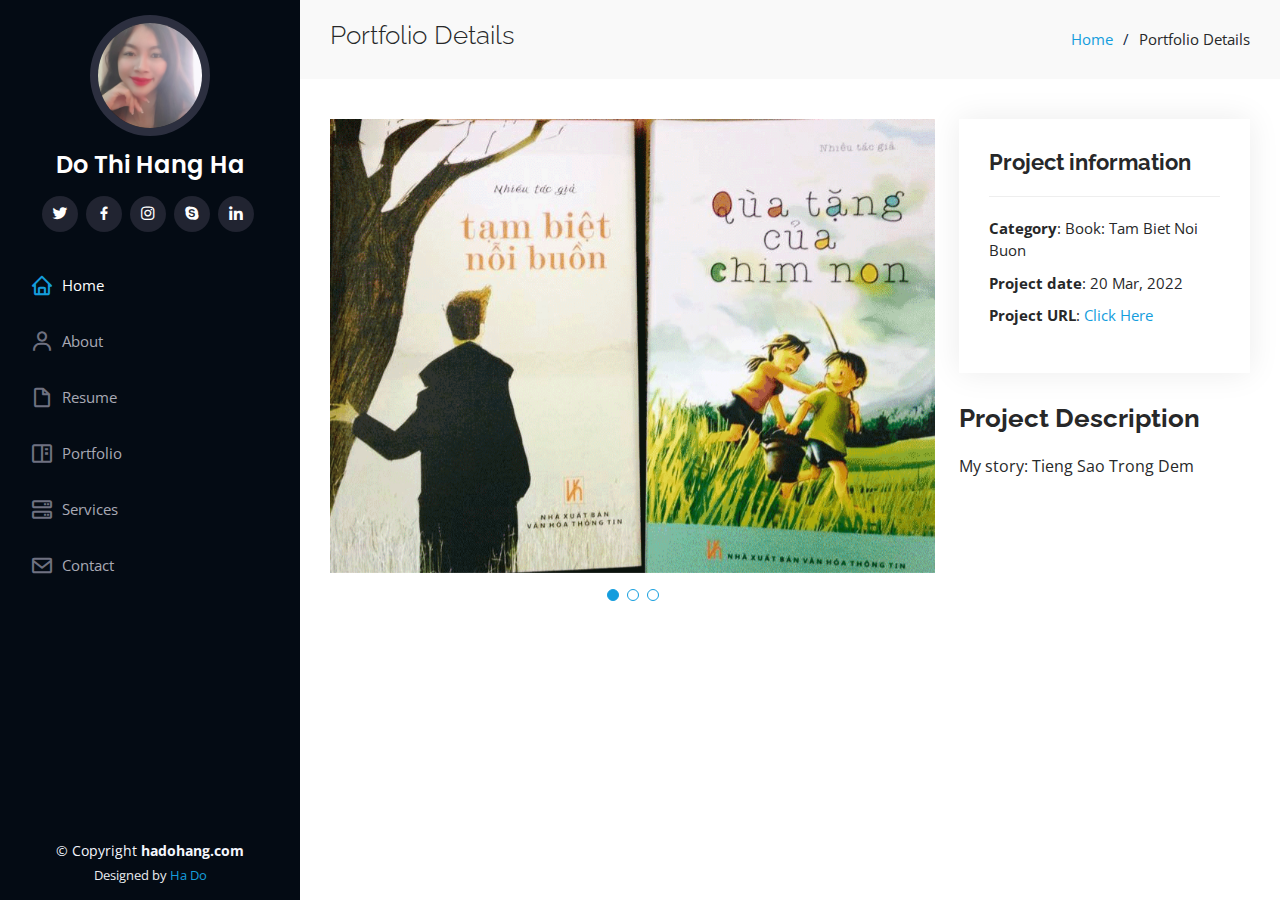
<file: portfolio-details2.html>
<!DOCTYPE html>
<html lang="en">

<head>
  <meta charset="utf-8">
  <meta content="width=device-width, initial-scale=1.0" name="viewport">

  <title>Portfolio Details - Do Thi Hang Ha</title>
  <meta content="" name="description">
  <meta content="" name="keywords">

  <!-- Favicons -->
  <link href="assets/img/Ha icon.png" rel="icon">
  <link href="assets/img/Ha icon.png" rel="apple-touch-icon">

  <!-- Google Fonts -->
  <link href="https://fonts.googleapis.com/css?family=Open+Sans:300,300i,400,400i,600,600i,700,700i|Raleway:300,300i,400,400i,500,500i,600,600i,700,700i|Poppins:300,300i,400,400i,500,500i,600,600i,700,700i" rel="stylesheet">

  <!-- Vendor CSS Files -->
  <link href="assets/vendor/aos/aos.css" rel="stylesheet">
  <link href="assets/vendor/bootstrap/css/bootstrap.min.css" rel="stylesheet">
  <link href="assets/vendor/bootstrap-icons/bootstrap-icons.css" rel="stylesheet">
  <link href="assets/vendor/boxicons/css/boxicons.min.css" rel="stylesheet">
  <link href="assets/vendor/glightbox/css/glightbox.min.css" rel="stylesheet">
  <link href="assets/vendor/swiper/swiper-bundle.min.css" rel="stylesheet">

  <!-- Template Main CSS File -->
  <link href="assets/css/style.css" rel="stylesheet">

</head>

<body>

  <!-- ======= Mobile nav toggle button ======= -->
  <i class="bi bi-list mobile-nav-toggle d-xl-none"></i>

  <!-- ======= Header ======= -->
  <header id="header">
    <div class="d-flex flex-column">

      <div class="profile">
        <img src="assets/img/Ha Do profile.jpg" alt="" class="img-fluid rounded-circle">
        <h1 class="text-light"><a href="index.html">Do Thi Hang Ha</a></h1>
        <div class="social-links mt-3 text-center">
          <a href="#" class="twitter"><i class="bx bxl-twitter"></i></a>
          <a href="#" class="facebook"><i class="bx bxl-facebook"></i></a>
          <a href="#" class="instagram"><i class="bx bxl-instagram"></i></a>
          <a href="#" class="google-plus"><i class="bx bxl-skype"></i></a>
          <a href="#" class="linkedin"><i class="bx bxl-linkedin"></i></a>
        </div>
      </div>

      <nav id="navbar" class="nav-menu navbar">
        <ul>
          <li><a href="#hero" class="nav-link scrollto active"><i class="bx bx-home"></i> <span>Home</span></a></li>
          <li><a href="#about" class="nav-link scrollto"><i class="bx bx-user"></i> <span>About</span></a></li>
          <li><a href="#resume" class="nav-link scrollto"><i class="bx bx-file-blank"></i> <span>Resume</span></a></li>
          <li><a href="#portfolio" class="nav-link scrollto"><i class="bx bx-book-content"></i> <span>Portfolio</span></a></li>
          <li><a href="#services" class="nav-link scrollto"><i class="bx bx-server"></i> <span>Services</span></a></li>
          <li><a href="#contact" class="nav-link scrollto"><i class="bx bx-envelope"></i> <span>Contact</span></a></li>
        </ul>
      </nav><!-- .nav-menu -->
    </div>
  </header><!-- End Header -->

  <main id="main">

    <!-- ======= Breadcrumbs ======= -->
    <section id="breadcrumbs" class="breadcrumbs">
      <div class="container">

        <div class="d-flex justify-content-between align-items-center">
          <h2>Portfolio Details</h2>
          <ol>
            <li><a href="index.html">Home</a></li>
            <li>Portfolio Details</li>
          </ol>
        </div>

      </div>
    </section><!-- End Breadcrumbs -->

    <!-- ======= Portfolio Details Section ======= -->
    <section id="portfolio-details" class="portfolio-details">
      <div class="container">

        <div class="row gy-4">

          <div class="col-lg-8">
            <div class="portfolio-details-slider swiper">
              <div class="swiper-wrapper align-items-center">

                <div class="swiper-slide">
                  <img src="assets/img/book2.png" alt="">
                </div>

                <div class="swiper-slide">
                  <img src="assets/img/book2-story.jpg" alt="">
                </div>

                <div class="swiper-slide">
                  <img src="assets/img/book2.png" alt="">
                </div>

              </div>
              <div class="swiper-pagination"></div>
            </div>
          </div>

          <div class="col-lg-4">
            <div class="portfolio-info">
              <h3>Project information</h3>
              <ul>
                <li><strong>Category</strong>: Book: Tam Biet Noi Buon</li>
                <li><strong>Project date</strong>: 20 Mar, 2022</li>
                <li><strong>Project URL</strong>: <a target="_blank" href="https://vnexpress.net/noi-co-don-cua-nguoi-tre-trong-tam-biet-noi-buon-3004322.html">Click Here</a></li>
              </ul>
            </div>
            <div class="portfolio-description">
              <h2>Project Description</h2>
              <p>
                My story: Tieng Sao Trong Dem
              </p>
            </div>
          </div>

        </div>

      </div>
    </section><!-- End Portfolio Details Section -->

  </main><!-- End #main -->

  <!-- ======= Footer ======= -->
  <footer id="footer">
    <div class="container">
      <div class="copyright">
        &copy; Copyright <strong><span>hadohang.com</span></strong>
      </div>
      <div class="credits">
      
        Designed by <a href="https://hadohang.com/">Ha Do</a>
      </div>
    </div>
  </footer><!-- End  Footer -->

  <a href="#" class="back-to-top d-flex align-items-center justify-content-center"><i class="bi bi-arrow-up-short"></i></a>

  <!-- Vendor JS Files -->
  <script src="assets/vendor/purecounter/purecounter_vanilla.js"></script>
  <script src="assets/vendor/aos/aos.js"></script>
  <script src="assets/vendor/bootstrap/js/bootstrap.bundle.min.js"></script>
  <script src="assets/vendor/glightbox/js/glightbox.min.js"></script>
  <script src="assets/vendor/isotope-layout/isotope.pkgd.min.js"></script>
  <script src="assets/vendor/swiper/swiper-bundle.min.js"></script>
  <script src="assets/vendor/typed.js/typed.umd.js"></script>
  <script src="assets/vendor/waypoints/noframework.waypoints.js"></script>
  <script src="assets/vendor/php-email-form/validate.js"></script>

  <!-- Template Main JS File -->
  <script src="assets/js/main.js"></script>

</body>

</html>
</file>
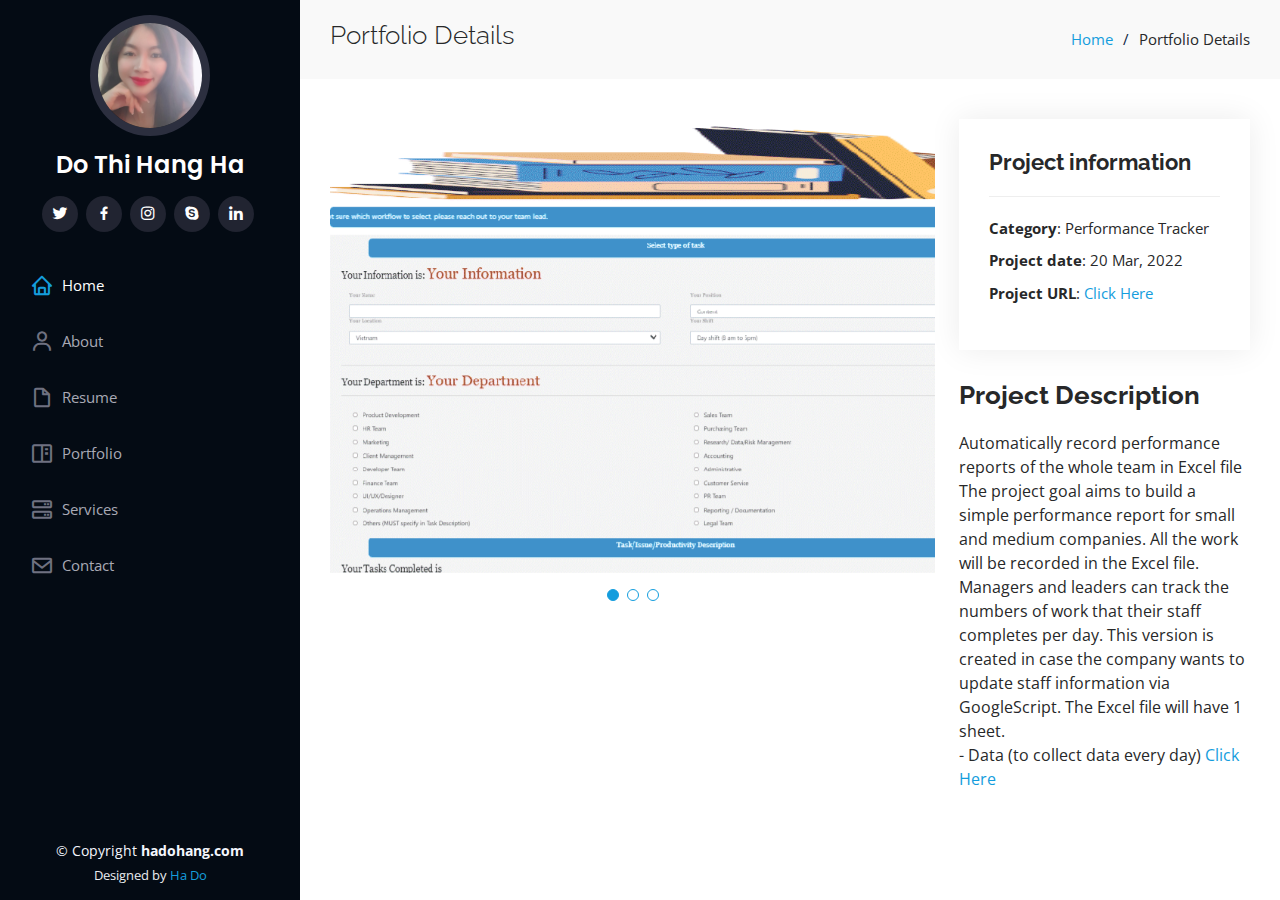
<file: portfolio-details3.html>
<!DOCTYPE html>
<html lang="en">

<head>
  <meta charset="utf-8">
  <meta content="width=device-width, initial-scale=1.0" name="viewport">

  <title>Portfolio Details - Do Thi Hang Ha</title>
  <meta content="" name="description">
  <meta content="" name="keywords">

  <!-- Favicons -->
  <link href="assets/img/Ha icon.png" rel="icon">
  <link href="assets/img/Ha icon.png" rel="apple-touch-icon">

  <!-- Google Fonts -->
  <link href="https://fonts.googleapis.com/css?family=Open+Sans:300,300i,400,400i,600,600i,700,700i|Raleway:300,300i,400,400i,500,500i,600,600i,700,700i|Poppins:300,300i,400,400i,500,500i,600,600i,700,700i" rel="stylesheet">

  <!-- Vendor CSS Files -->
  <link href="assets/vendor/aos/aos.css" rel="stylesheet">
  <link href="assets/vendor/bootstrap/css/bootstrap.min.css" rel="stylesheet">
  <link href="assets/vendor/bootstrap-icons/bootstrap-icons.css" rel="stylesheet">
  <link href="assets/vendor/boxicons/css/boxicons.min.css" rel="stylesheet">
  <link href="assets/vendor/glightbox/css/glightbox.min.css" rel="stylesheet">
  <link href="assets/vendor/swiper/swiper-bundle.min.css" rel="stylesheet">

  <!-- Template Main CSS File -->
  <link href="assets/css/style.css" rel="stylesheet">

</head>

<body>

  <!-- ======= Mobile nav toggle button ======= -->
  <i class="bi bi-list mobile-nav-toggle d-xl-none"></i>

  <!-- ======= Header ======= -->
  <header id="header">
    <div class="d-flex flex-column">

      <div class="profile">
        <img src="assets/img/Ha Do profile.jpg" alt="" class="img-fluid rounded-circle">
        <h1 class="text-light"><a href="index.html">Do Thi Hang Ha</a></h1>
        <div class="social-links mt-3 text-center">
          <a href="#" class="twitter"><i class="bx bxl-twitter"></i></a>
          <a href="#" class="facebook"><i class="bx bxl-facebook"></i></a>
          <a href="#" class="instagram"><i class="bx bxl-instagram"></i></a>
          <a href="#" class="google-plus"><i class="bx bxl-skype"></i></a>
          <a href="#" class="linkedin"><i class="bx bxl-linkedin"></i></a>
        </div>
      </div>

      <nav id="navbar" class="nav-menu navbar">
        <ul>
          <li><a href="#hero" class="nav-link scrollto active"><i class="bx bx-home"></i> <span>Home</span></a></li>
          <li><a href="#about" class="nav-link scrollto"><i class="bx bx-user"></i> <span>About</span></a></li>
          <li><a href="#resume" class="nav-link scrollto"><i class="bx bx-file-blank"></i> <span>Resume</span></a></li>
          <li><a href="#portfolio" class="nav-link scrollto"><i class="bx bx-book-content"></i> <span>Portfolio</span></a></li>
          <li><a href="#services" class="nav-link scrollto"><i class="bx bx-server"></i> <span>Services</span></a></li>
          <li><a href="#contact" class="nav-link scrollto"><i class="bx bx-envelope"></i> <span>Contact</span></a></li>
        </ul>
      </nav><!-- .nav-menu -->
    </div>
  </header><!-- End Header -->

  <main id="main">

    <!-- ======= Breadcrumbs ======= -->
    <section id="breadcrumbs" class="breadcrumbs">
      <div class="container">

        <div class="d-flex justify-content-between align-items-center">
          <h2>Portfolio Details</h2>
          <ol>
            <li><a href="index.html">Home</a></li>
            <li>Portfolio Details</li>
          </ol>
        </div>

      </div>
    </section><!-- End Breadcrumbs -->

    <!-- ======= Portfolio Details Section ======= -->
    <section id="portfolio-details" class="portfolio-details">
      <div class="container">

        <div class="row gy-4">

          <div class="col-lg-8">
            <div class="portfolio-details-slider swiper">
              <div class="swiper-wrapper align-items-center">

                <div class="swiper-slide">
                  <img src="assets/img/tdtform.png" alt="">
                </div>

                <div class="swiper-slide">
                  <img src="assets/img/tdtform-excel.png" alt="">
                </div>

                <div class="swiper-slide">
                  <img src="assets/img/tdtform.png" alt="">
                </div>

              </div>
              <div class="swiper-pagination"></div>
            </div>
          </div>

          <div class="col-lg-4">
            <div class="portfolio-info">
              <h3>Project information</h3>
              <ul>
                <li><strong>Category</strong>: Performance Tracker</li>
                <li><strong>Project date</strong>: 20 Mar, 2022</li>
                <li><strong>Project URL</strong>: <a target="_blank" href="https://script.google.com/macros/s/AKfycbw7CtiREPVoWKTtDagJR7a8qVEWiqxIyplAj6jZ-YjK23dOFHoaXj5zx0WJA_JTyesS-w/exec">Click Here</a></li>
              </ul>
            </div>
            <div class="portfolio-description">
              <h2>Project Description</h2>
              <p>
                Automatically record performance reports of the whole team in Excel file The project goal aims to build a simple performance report for small and medium companies. All the work will be recorded in the Excel file. Managers and leaders can track the numbers of work that their staff completes per day. This version is created in case the company wants to update staff information via GoogleScript. The Excel file will have 1 sheet. <br>
                - Data (to collect data every day) <a target="_blank" href="https://docs.google.com/spreadsheets/d/1r1n5u4XfqwWmrbjjAUtkg7rJew3AvgkIvpr6Azj539A/edit?usp=sharing">Click Here</a> <br>
                
              </p>
            </div>
          </div>

        </div>

      </div>
    </section><!-- End Portfolio Details Section -->

  </main><!-- End #main -->

  <!-- ======= Footer ======= -->
  <footer id="footer">
    <div class="container">
      <div class="copyright">
        &copy; Copyright <strong><span>hadohang.com</span></strong>
      </div>
      <div class="credits">
      
        Designed by <a href="https://hadohang.com/">Ha Do</a>
      </div>
    </div>
  </footer><!-- End  Footer -->

  <a href="#" class="back-to-top d-flex align-items-center justify-content-center"><i class="bi bi-arrow-up-short"></i></a>

  <!-- Vendor JS Files -->
  <script src="assets/vendor/purecounter/purecounter_vanilla.js"></script>
  <script src="assets/vendor/aos/aos.js"></script>
  <script src="assets/vendor/bootstrap/js/bootstrap.bundle.min.js"></script>
  <script src="assets/vendor/glightbox/js/glightbox.min.js"></script>
  <script src="assets/vendor/isotope-layout/isotope.pkgd.min.js"></script>
  <script src="assets/vendor/swiper/swiper-bundle.min.js"></script>
  <script src="assets/vendor/typed.js/typed.umd.js"></script>
  <script src="assets/vendor/waypoints/noframework.waypoints.js"></script>
  <script src="assets/vendor/php-email-form/validate.js"></script>

  <!-- Template Main JS File -->
  <script src="assets/js/main.js"></script>

</body>

</html>
</file>
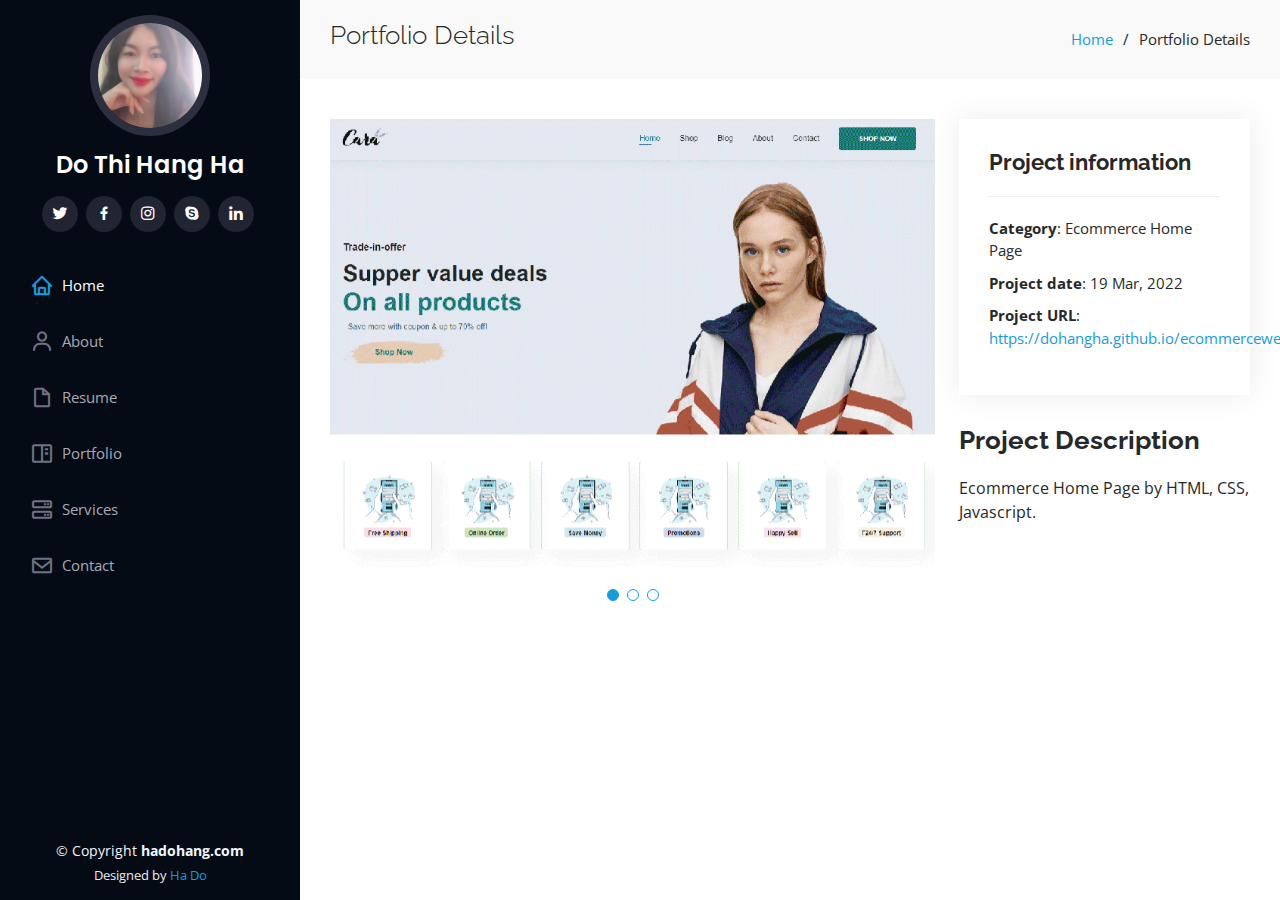
<file: portfolio-details4.html>
<!DOCTYPE html>
<html lang="en">

<head>
  <meta charset="utf-8">
  <meta content="width=device-width, initial-scale=1.0" name="viewport">

  <title>Portfolio Details - Do Thi Hang Ha</title>
  <meta content="" name="description">
  <meta content="" name="keywords">

  <!-- Favicons -->
  <link href="assets/img/Ha icon.png" rel="icon">
  <link href="assets/img/Ha icon.png" rel="apple-touch-icon">

  <!-- Google Fonts -->
  <link href="https://fonts.googleapis.com/css?family=Open+Sans:300,300i,400,400i,600,600i,700,700i|Raleway:300,300i,400,400i,500,500i,600,600i,700,700i|Poppins:300,300i,400,400i,500,500i,600,600i,700,700i" rel="stylesheet">

  <!-- Vendor CSS Files -->
  <link href="assets/vendor/aos/aos.css" rel="stylesheet">
  <link href="assets/vendor/bootstrap/css/bootstrap.min.css" rel="stylesheet">
  <link href="assets/vendor/bootstrap-icons/bootstrap-icons.css" rel="stylesheet">
  <link href="assets/vendor/boxicons/css/boxicons.min.css" rel="stylesheet">
  <link href="assets/vendor/glightbox/css/glightbox.min.css" rel="stylesheet">
  <link href="assets/vendor/swiper/swiper-bundle.min.css" rel="stylesheet">

  <!-- Template Main CSS File -->
  <link href="assets/css/style.css" rel="stylesheet">

</head>

<body>

  <!-- ======= Mobile nav toggle button ======= -->
  <i class="bi bi-list mobile-nav-toggle d-xl-none"></i>

  <!-- ======= Header ======= -->
  <header id="header">
    <div class="d-flex flex-column">

      <div class="profile">
        <img src="assets/img/Ha Do profile.jpg" alt="" class="img-fluid rounded-circle">
        <h1 class="text-light"><a href="index.html">Do Thi Hang Ha</a></h1>
        <div class="social-links mt-3 text-center">
          <a href="#" class="twitter"><i class="bx bxl-twitter"></i></a>
          <a href="#" class="facebook"><i class="bx bxl-facebook"></i></a>
          <a href="#" class="instagram"><i class="bx bxl-instagram"></i></a>
          <a href="#" class="google-plus"><i class="bx bxl-skype"></i></a>
          <a href="#" class="linkedin"><i class="bx bxl-linkedin"></i></a>
        </div>
      </div>

      <nav id="navbar" class="nav-menu navbar">
        <ul>
          <li><a href="#hero" class="nav-link scrollto active"><i class="bx bx-home"></i> <span>Home</span></a></li>
          <li><a href="#about" class="nav-link scrollto"><i class="bx bx-user"></i> <span>About</span></a></li>
          <li><a href="#resume" class="nav-link scrollto"><i class="bx bx-file-blank"></i> <span>Resume</span></a></li>
          <li><a href="#portfolio" class="nav-link scrollto"><i class="bx bx-book-content"></i> <span>Portfolio</span></a></li>
          <li><a href="#services" class="nav-link scrollto"><i class="bx bx-server"></i> <span>Services</span></a></li>
          <li><a href="#contact" class="nav-link scrollto"><i class="bx bx-envelope"></i> <span>Contact</span></a></li>
        </ul>
      </nav><!-- .nav-menu -->
    </div>
  </header><!-- End Header -->

  <main id="main">

    <!-- ======= Breadcrumbs ======= -->
    <section id="breadcrumbs" class="breadcrumbs">
      <div class="container">

        <div class="d-flex justify-content-between align-items-center">
          <h2>Portfolio Details</h2>
          <ol>
            <li><a href="index.html">Home</a></li>
            <li>Portfolio Details</li>
          </ol>
        </div>

      </div>
    </section><!-- End Breadcrumbs -->

    <!-- ======= Portfolio Details Section ======= -->
    <section id="portfolio-details" class="portfolio-details">
      <div class="container">

        <div class="row gy-4">

          <div class="col-lg-8">
            <div class="portfolio-details-slider swiper">
              <div class="swiper-wrapper align-items-center">

                <div class="swiper-slide">
                  <img src="assets/img/ecommerceweb.png" alt="">
                </div>

                <div class="swiper-slide">
                  <img src="assets/img/ecommerceweb.png" alt="">
                </div>

                <div class="swiper-slide">
                  <img src="assets/img/ecommerceweb.png" alt="">
                </div>

              </div>
              <div class="swiper-pagination"></div>
            </div>
          </div>

          <div class="col-lg-4">
            <div class="portfolio-info">
              <h3>Project information</h3>
              <ul>
                <li><strong>Category</strong>: Ecommerce Home Page</li>
                <li><strong>Project date</strong>: 19 Mar, 2022</li>
                <li><strong>Project URL</strong>: <a target="_blank" href="https://dohangha.github.io/ecommerceweb/">https://dohangha.github.io/ecommerceweb/</a></li>
              </ul>
            </div>
            <div class="portfolio-description">
              <h2>Project Description</h2>
              <p>
                Ecommerce Home Page by HTML, CSS, Javascript.
              </p>
            </div>
          </div>

        </div>

      </div>
    </section><!-- End Portfolio Details Section -->

  </main><!-- End #main -->

  <!-- ======= Footer ======= -->
  <footer id="footer">
    <div class="container">
      <div class="copyright">
        &copy; Copyright <strong><span>hadohang.com</span></strong>
      </div>
      <div class="credits">
      
        Designed by <a href="https://hadohang.com/">Ha Do</a>
      </div>
    </div>
  </footer><!-- End  Footer -->

  <a href="#" class="back-to-top d-flex align-items-center justify-content-center"><i class="bi bi-arrow-up-short"></i></a>

  <!-- Vendor JS Files -->
  <script src="assets/vendor/purecounter/purecounter_vanilla.js"></script>
  <script src="assets/vendor/aos/aos.js"></script>
  <script src="assets/vendor/bootstrap/js/bootstrap.bundle.min.js"></script>
  <script src="assets/vendor/glightbox/js/glightbox.min.js"></script>
  <script src="assets/vendor/isotope-layout/isotope.pkgd.min.js"></script>
  <script src="assets/vendor/swiper/swiper-bundle.min.js"></script>
  <script src="assets/vendor/typed.js/typed.umd.js"></script>
  <script src="assets/vendor/waypoints/noframework.waypoints.js"></script>
  <script src="assets/vendor/php-email-form/validate.js"></script>

  <!-- Template Main JS File -->
  <script src="assets/js/main.js"></script>

</body>

</html>
</file>
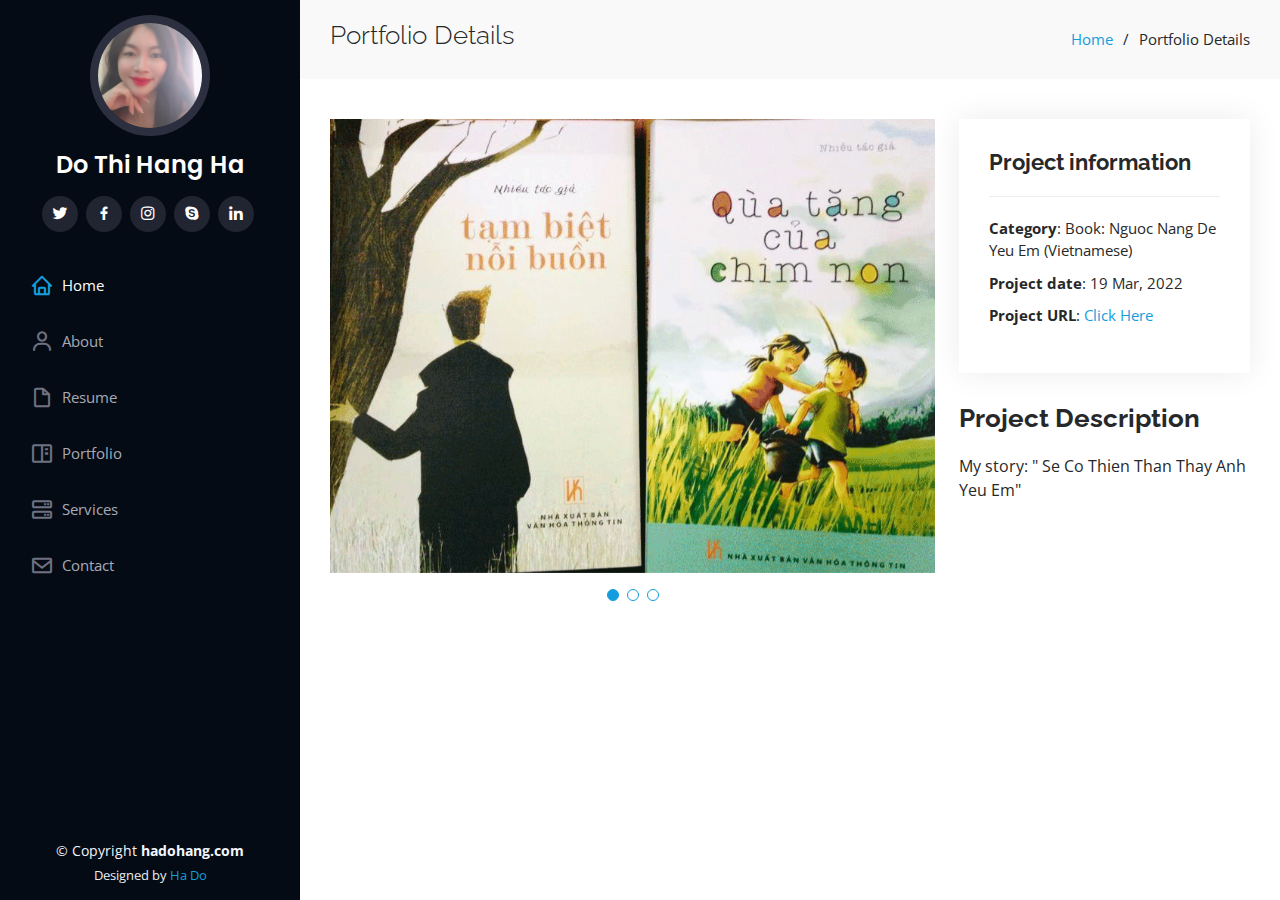
<file: portfolio-details5.html>
<!DOCTYPE html>
<html lang="en">

<head>
  <meta charset="utf-8">
  <meta content="width=device-width, initial-scale=1.0" name="viewport">

  <title>Portfolio Details - Do Thi Hang Ha</title>
  <meta content="" name="description">
  <meta content="" name="keywords">

  <!-- Favicons -->
  <link href="assets/img/Ha icon.png" rel="icon">
  <link href="assets/img/Ha icon.png" rel="apple-touch-icon">

  <!-- Google Fonts -->
  <link href="https://fonts.googleapis.com/css?family=Open+Sans:300,300i,400,400i,600,600i,700,700i|Raleway:300,300i,400,400i,500,500i,600,600i,700,700i|Poppins:300,300i,400,400i,500,500i,600,600i,700,700i" rel="stylesheet">

  <!-- Vendor CSS Files -->
  <link href="assets/vendor/aos/aos.css" rel="stylesheet">
  <link href="assets/vendor/bootstrap/css/bootstrap.min.css" rel="stylesheet">
  <link href="assets/vendor/bootstrap-icons/bootstrap-icons.css" rel="stylesheet">
  <link href="assets/vendor/boxicons/css/boxicons.min.css" rel="stylesheet">
  <link href="assets/vendor/glightbox/css/glightbox.min.css" rel="stylesheet">
  <link href="assets/vendor/swiper/swiper-bundle.min.css" rel="stylesheet">

  <!-- Template Main CSS File -->
  <link href="assets/css/style.css" rel="stylesheet">

</head>

<body>

  <!-- ======= Mobile nav toggle button ======= -->
  <i class="bi bi-list mobile-nav-toggle d-xl-none"></i>

  <!-- ======= Header ======= -->
  <header id="header">
    <div class="d-flex flex-column">

      <div class="profile">
        <img src="assets/img/Ha Do profile.jpg" alt="" class="img-fluid rounded-circle">
        <h1 class="text-light"><a href="index.html">Do Thi Hang Ha</a></h1>
        <div class="social-links mt-3 text-center">
          <a href="#" class="twitter"><i class="bx bxl-twitter"></i></a>
          <a href="#" class="facebook"><i class="bx bxl-facebook"></i></a>
          <a href="#" class="instagram"><i class="bx bxl-instagram"></i></a>
          <a href="#" class="google-plus"><i class="bx bxl-skype"></i></a>
          <a href="#" class="linkedin"><i class="bx bxl-linkedin"></i></a>
        </div>
      </div>

      <nav id="navbar" class="nav-menu navbar">
        <ul>
          <li><a href="#hero" class="nav-link scrollto active"><i class="bx bx-home"></i> <span>Home</span></a></li>
          <li><a href="#about" class="nav-link scrollto"><i class="bx bx-user"></i> <span>About</span></a></li>
          <li><a href="#resume" class="nav-link scrollto"><i class="bx bx-file-blank"></i> <span>Resume</span></a></li>
          <li><a href="#portfolio" class="nav-link scrollto"><i class="bx bx-book-content"></i> <span>Portfolio</span></a></li>
          <li><a href="#services" class="nav-link scrollto"><i class="bx bx-server"></i> <span>Services</span></a></li>
          <li><a href="#contact" class="nav-link scrollto"><i class="bx bx-envelope"></i> <span>Contact</span></a></li>
        </ul>
      </nav><!-- .nav-menu -->
    </div>
  </header><!-- End Header -->

  <main id="main">

    <!-- ======= Breadcrumbs ======= -->
    <section id="breadcrumbs" class="breadcrumbs">
      <div class="container">

        <div class="d-flex justify-content-between align-items-center">
          <h2>Portfolio Details</h2>
          <ol>
            <li><a href="index.html">Home</a></li>
            <li>Portfolio Details</li>
          </ol>
        </div>

      </div>
    </section><!-- End Breadcrumbs -->

    <!-- ======= Portfolio Details Section ======= -->
    <section id="portfolio-details" class="portfolio-details">
      <div class="container">

        <div class="row gy-4">

          <div class="col-lg-8">
            <div class="portfolio-details-slider swiper">
              <div class="swiper-wrapper align-items-center">

                <div class="swiper-slide">
                  <img src="assets/img/book2.png" alt="">
                </div>

                <div class="swiper-slide">
                  <img src="assets/img/book2.png" alt="">
                </div>

                <div class="swiper-slide">
                  <img src="assets/img/book2.png" alt="">
                </div>

              </div>
              <div class="swiper-pagination"></div>
            </div>
          </div>

          <div class="col-lg-4">
            <div class="portfolio-info">
              <h3>Project information</h3>
              <ul>
                <li><strong>Category</strong>: Book: Nguoc Nang De Yeu Em (Vietnamese)</li>
                <li><strong>Project date</strong>: 19 Mar, 2022</li>
                <li><strong>Project URL</strong>: <a target="_blank" href="https://kenh14.vn/qua-tang/toan-quoc-am-long-voi-nguoc-nang-de-yeu-em-20120131045016744.chn">Click Here</a></li>
              </ul>
            </div>
            <div class="portfolio-description">
              <h2>Project Description</h2>
              <p>
                My story: " Se Co Thien Than Thay Anh Yeu Em"
              </p>
            </div>
          </div>

        </div>

      </div>
    </section><!-- End Portfolio Details Section -->

  </main><!-- End #main -->

  <!-- ======= Footer ======= -->
  <footer id="footer">
    <div class="container">
      <div class="copyright">
        &copy; Copyright <strong><span>hadohang.com</span></strong>
      </div>
      <div class="credits">
      
        Designed by <a href="https://hadohang.com/">Ha Do</a>
      </div>
    </div>
  </footer><!-- End  Footer -->

  <a href="#" class="back-to-top d-flex align-items-center justify-content-center"><i class="bi bi-arrow-up-short"></i></a>

  <!-- Vendor JS Files -->
  <script src="assets/vendor/purecounter/purecounter_vanilla.js"></script>
  <script src="assets/vendor/aos/aos.js"></script>
  <script src="assets/vendor/bootstrap/js/bootstrap.bundle.min.js"></script>
  <script src="assets/vendor/glightbox/js/glightbox.min.js"></script>
  <script src="assets/vendor/isotope-layout/isotope.pkgd.min.js"></script>
  <script src="assets/vendor/swiper/swiper-bundle.min.js"></script>
  <script src="assets/vendor/typed.js/typed.umd.js"></script>
  <script src="assets/vendor/waypoints/noframework.waypoints.js"></script>
  <script src="assets/vendor/php-email-form/validate.js"></script>

  <!-- Template Main JS File -->
  <script src="assets/js/main.js"></script>

</body>

</html>
</file>
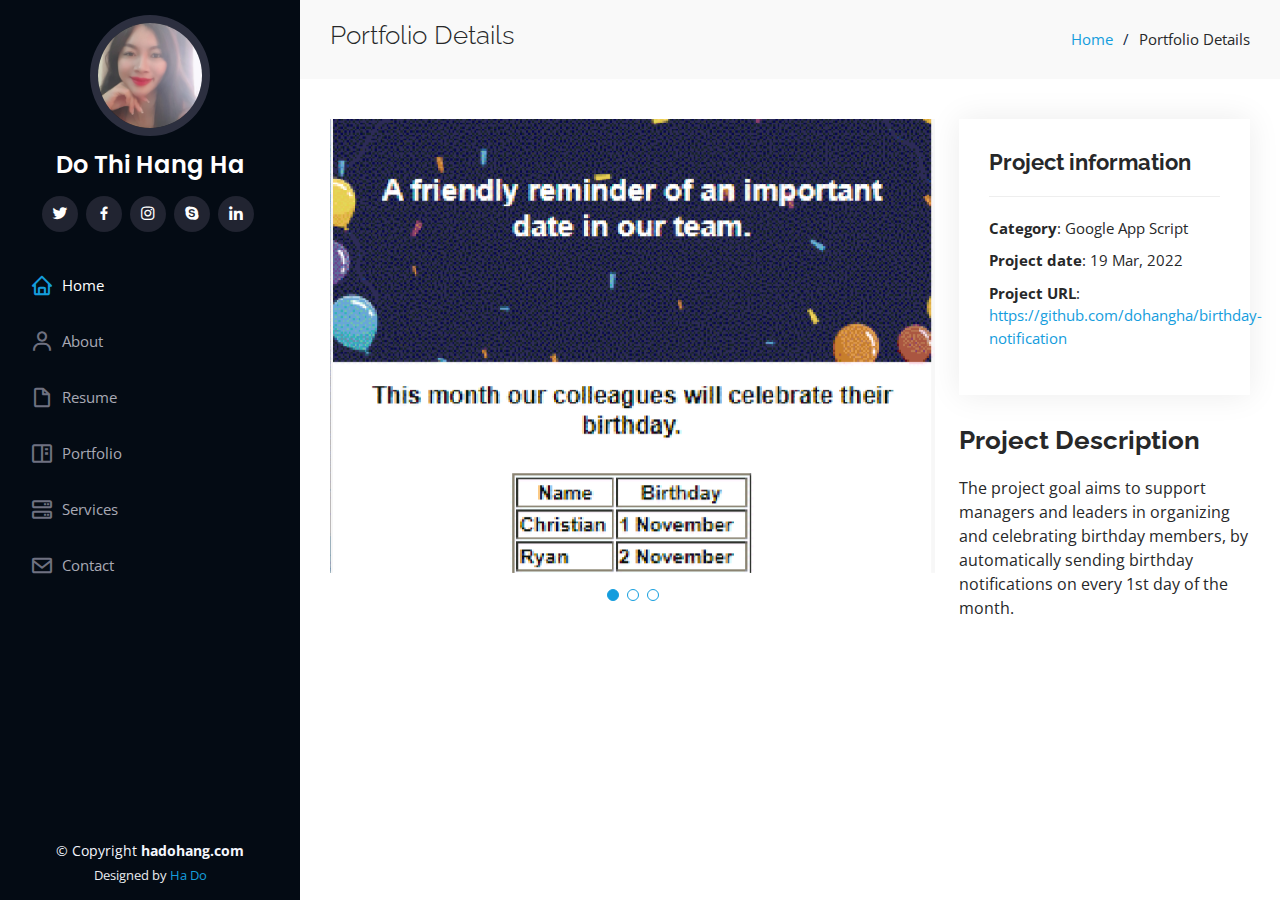
<file: portfolio-details6.html>
<!DOCTYPE html>
<html lang="en">

<head>
  <meta charset="utf-8">
  <meta content="width=device-width, initial-scale=1.0" name="viewport">

  <title>Portfolio Details - Do Thi Hang Ha</title>
  <meta content="" name="description">
  <meta content="" name="keywords">

  <!-- Favicons -->
  <link href="assets/img/Ha icon.png" rel="icon">
  <link href="assets/img/Ha icon.png" rel="apple-touch-icon">

  <!-- Google Fonts -->
  <link href="https://fonts.googleapis.com/css?family=Open+Sans:300,300i,400,400i,600,600i,700,700i|Raleway:300,300i,400,400i,500,500i,600,600i,700,700i|Poppins:300,300i,400,400i,500,500i,600,600i,700,700i" rel="stylesheet">

  <!-- Vendor CSS Files -->
  <link href="assets/vendor/aos/aos.css" rel="stylesheet">
  <link href="assets/vendor/bootstrap/css/bootstrap.min.css" rel="stylesheet">
  <link href="assets/vendor/bootstrap-icons/bootstrap-icons.css" rel="stylesheet">
  <link href="assets/vendor/boxicons/css/boxicons.min.css" rel="stylesheet">
  <link href="assets/vendor/glightbox/css/glightbox.min.css" rel="stylesheet">
  <link href="assets/vendor/swiper/swiper-bundle.min.css" rel="stylesheet">

  <!-- Template Main CSS File -->
  <link href="assets/css/style.css" rel="stylesheet">

</head>

<body>

  <!-- ======= Mobile nav toggle button ======= -->
  <i class="bi bi-list mobile-nav-toggle d-xl-none"></i>

  <!-- ======= Header ======= -->
  <header id="header">
    <div class="d-flex flex-column">

      <div class="profile">
        <img src="assets/img/Ha Do profile.jpg" alt="" class="img-fluid rounded-circle">
        <h1 class="text-light"><a href="index.html">Do Thi Hang Ha</a></h1>
        <div class="social-links mt-3 text-center">
          <a href="#" class="twitter"><i class="bx bxl-twitter"></i></a>
          <a href="#" class="facebook"><i class="bx bxl-facebook"></i></a>
          <a href="#" class="instagram"><i class="bx bxl-instagram"></i></a>
          <a href="#" class="google-plus"><i class="bx bxl-skype"></i></a>
          <a href="#" class="linkedin"><i class="bx bxl-linkedin"></i></a>
        </div>
      </div>

      <nav id="navbar" class="nav-menu navbar">
        <ul>
          <li><a href="#hero" class="nav-link scrollto active"><i class="bx bx-home"></i> <span>Home</span></a></li>
          <li><a href="#about" class="nav-link scrollto"><i class="bx bx-user"></i> <span>About</span></a></li>
          <li><a href="#resume" class="nav-link scrollto"><i class="bx bx-file-blank"></i> <span>Resume</span></a></li>
          <li><a href="#portfolio" class="nav-link scrollto"><i class="bx bx-book-content"></i> <span>Portfolio</span></a></li>
          <li><a href="#services" class="nav-link scrollto"><i class="bx bx-server"></i> <span>Services</span></a></li>
          <li><a href="#contact" class="nav-link scrollto"><i class="bx bx-envelope"></i> <span>Contact</span></a></li>
        </ul>
      </nav><!-- .nav-menu -->
    </div>
  </header><!-- End Header -->

  <main id="main">

    <!-- ======= Breadcrumbs ======= -->
    <section id="breadcrumbs" class="breadcrumbs">
      <div class="container">

        <div class="d-flex justify-content-between align-items-center">
          <h2>Portfolio Details</h2>
          <ol>
            <li><a href="index.html">Home</a></li>
            <li>Portfolio Details</li>
          </ol>
        </div>

      </div>
    </section><!-- End Breadcrumbs -->

    <!-- ======= Portfolio Details Section ======= -->
    <section id="portfolio-details" class="portfolio-details">
      <div class="container">

        <div class="row gy-4">

          <div class="col-lg-8">
            <div class="portfolio-details-slider swiper">
              <div class="swiper-wrapper align-items-center">

                <div class="swiper-slide">
                  <img src="assets/img/birthday.png" alt="">
                </div>

                <div class="swiper-slide">
                  <img src="assets/img/birthday.png" alt="">
                </div>

                <div class="swiper-slide">
                  <img src="assets/img/birthday.png" alt="">
                </div>

              </div>
              <div class="swiper-pagination"></div>
            </div>
          </div>

          <div class="col-lg-4">
            <div class="portfolio-info">
              <h3>Project information</h3>
              <ul>
                <li><strong>Category</strong>: Google App Script</li>
                <li><strong>Project date</strong>: 19 Mar, 2022</li>
                <li><strong>Project URL</strong>: <a target="_blank" href="https://github.com/dohangha/birthday-notification">https://github.com/dohangha/birthday-notification</a></li>
              </ul>
            </div>
            <div class="portfolio-description">
              <h2>Project Description</h2>
              <p>
                The project goal aims to support managers and leaders in organizing and celebrating birthday members, by automatically sending birthday notifications on every 1st day of the month.
              </p>
            </div>
          </div>

        </div>

      </div>
    </section><!-- End Portfolio Details Section -->

  </main><!-- End #main -->

  <!-- ======= Footer ======= -->
  <footer id="footer">
    <div class="container">
      <div class="copyright">
        &copy; Copyright <strong><span>hadohang.com</span></strong>
      </div>
      <div class="credits">
      
        Designed by <a href="https://hadohang.com/">Ha Do</a>
      </div>
    </div>
  </footer><!-- End  Footer -->

  <a href="#" class="back-to-top d-flex align-items-center justify-content-center"><i class="bi bi-arrow-up-short"></i></a>

  <!-- Vendor JS Files -->
  <script src="assets/vendor/purecounter/purecounter_vanilla.js"></script>
  <script src="assets/vendor/aos/aos.js"></script>
  <script src="assets/vendor/bootstrap/js/bootstrap.bundle.min.js"></script>
  <script src="assets/vendor/glightbox/js/glightbox.min.js"></script>
  <script src="assets/vendor/isotope-layout/isotope.pkgd.min.js"></script>
  <script src="assets/vendor/swiper/swiper-bundle.min.js"></script>
  <script src="assets/vendor/typed.js/typed.umd.js"></script>
  <script src="assets/vendor/waypoints/noframework.waypoints.js"></script>
  <script src="assets/vendor/php-email-form/validate.js"></script>

  <!-- Template Main JS File -->
  <script src="assets/js/main.js"></script>

</body>

</html>
</file>
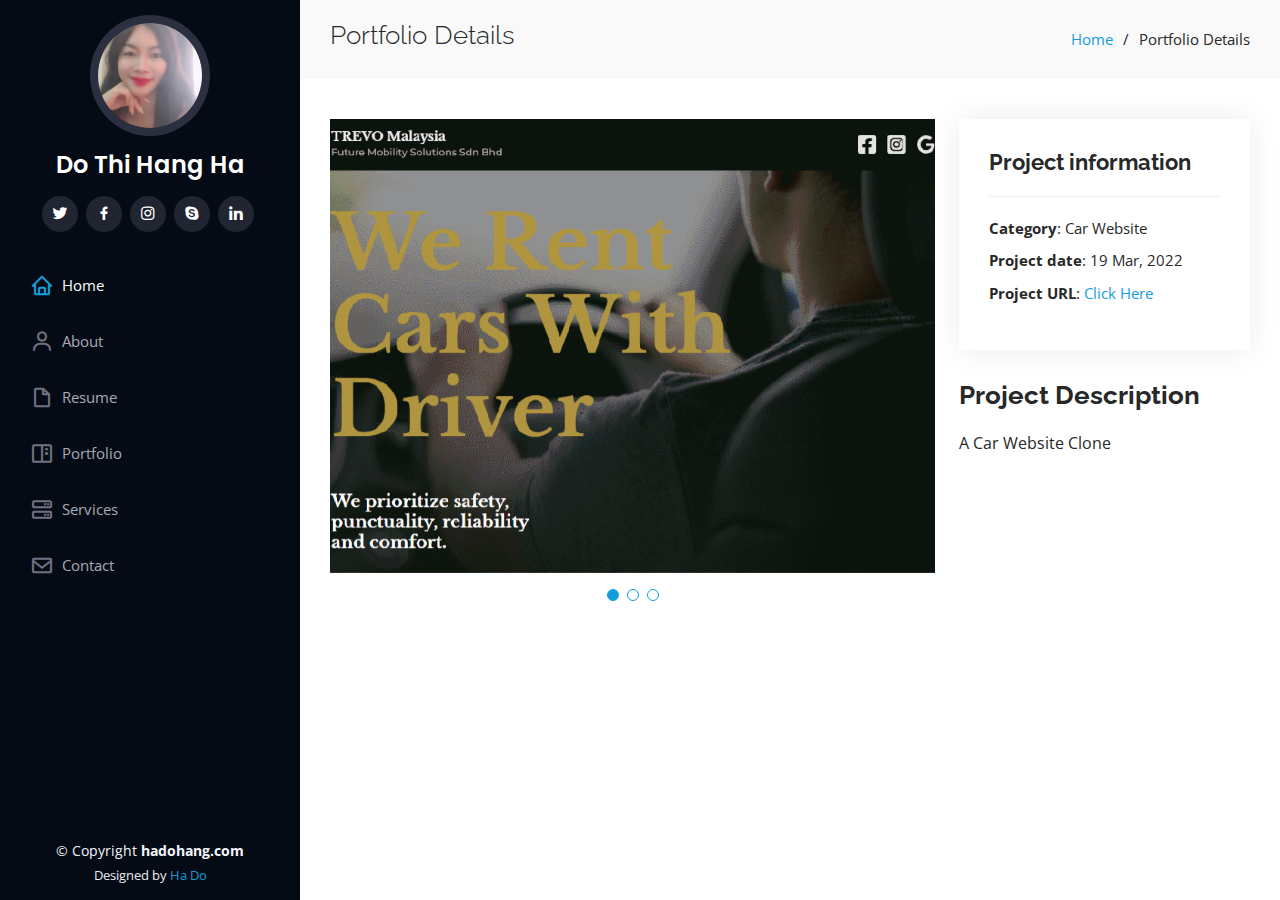
<file: portfolio-details7.html>
<!DOCTYPE html>
<html lang="en">

<head>
  <meta charset="utf-8">
  <meta content="width=device-width, initial-scale=1.0" name="viewport">

  <title>Portfolio Details - Do Thi Hang Ha</title>
  <meta content="" name="description">
  <meta content="" name="keywords">

  <!-- Favicons -->
  <link href="assets/img/Ha icon.png" rel="icon">
  <link href="assets/img/Ha icon.png" rel="apple-touch-icon">

  <!-- Google Fonts -->
  <link href="https://fonts.googleapis.com/css?family=Open+Sans:300,300i,400,400i,600,600i,700,700i|Raleway:300,300i,400,400i,500,500i,600,600i,700,700i|Poppins:300,300i,400,400i,500,500i,600,600i,700,700i" rel="stylesheet">

  <!-- Vendor CSS Files -->
  <link href="assets/vendor/aos/aos.css" rel="stylesheet">
  <link href="assets/vendor/bootstrap/css/bootstrap.min.css" rel="stylesheet">
  <link href="assets/vendor/bootstrap-icons/bootstrap-icons.css" rel="stylesheet">
  <link href="assets/vendor/boxicons/css/boxicons.min.css" rel="stylesheet">
  <link href="assets/vendor/glightbox/css/glightbox.min.css" rel="stylesheet">
  <link href="assets/vendor/swiper/swiper-bundle.min.css" rel="stylesheet">

  <!-- Template Main CSS File -->
  <link href="assets/css/style.css" rel="stylesheet">

</head>

<body>

  <!-- ======= Mobile nav toggle button ======= -->
  <i class="bi bi-list mobile-nav-toggle d-xl-none"></i>

  <!-- ======= Header ======= -->
  <header id="header">
    <div class="d-flex flex-column">

      <div class="profile">
        <img src="assets/img/Ha Do profile.jpg" alt="" class="img-fluid rounded-circle">
        <h1 class="text-light"><a href="index.html">Do Thi Hang Ha</a></h1>
        <div class="social-links mt-3 text-center">
          <a href="#" class="twitter"><i class="bx bxl-twitter"></i></a>
          <a href="#" class="facebook"><i class="bx bxl-facebook"></i></a>
          <a href="#" class="instagram"><i class="bx bxl-instagram"></i></a>
          <a href="#" class="google-plus"><i class="bx bxl-skype"></i></a>
          <a href="#" class="linkedin"><i class="bx bxl-linkedin"></i></a>
        </div>
      </div>

      <nav id="navbar" class="nav-menu navbar">
        <ul>
          <li><a href="#hero" class="nav-link scrollto active"><i class="bx bx-home"></i> <span>Home</span></a></li>
          <li><a href="#about" class="nav-link scrollto"><i class="bx bx-user"></i> <span>About</span></a></li>
          <li><a href="#resume" class="nav-link scrollto"><i class="bx bx-file-blank"></i> <span>Resume</span></a></li>
          <li><a href="#portfolio" class="nav-link scrollto"><i class="bx bx-book-content"></i> <span>Portfolio</span></a></li>
          <li><a href="#services" class="nav-link scrollto"><i class="bx bx-server"></i> <span>Services</span></a></li>
          <li><a href="#contact" class="nav-link scrollto"><i class="bx bx-envelope"></i> <span>Contact</span></a></li>
        </ul>
      </nav><!-- .nav-menu -->
    </div>
  </header><!-- End Header -->

  <main id="main">

    <!-- ======= Breadcrumbs ======= -->
    <section id="breadcrumbs" class="breadcrumbs">
      <div class="container">

        <div class="d-flex justify-content-between align-items-center">
          <h2>Portfolio Details</h2>
          <ol>
            <li><a href="index.html">Home</a></li>
            <li>Portfolio Details</li>
          </ol>
        </div>

      </div>
    </section><!-- End Breadcrumbs -->

    <!-- ======= Portfolio Details Section ======= -->
    <section id="portfolio-details" class="portfolio-details">
      <div class="container">

        <div class="row gy-4">

          <div class="col-lg-8">
            <div class="portfolio-details-slider swiper">
              <div class="swiper-wrapper align-items-center">

                <div class="swiper-slide">
                  <img src="assets/img/trevomy.png" alt="">
                </div>

                <div class="swiper-slide">
                  <img src="assets/img/trevomy.png" alt="">
                </div>

                <div class="swiper-slide">
                  <img src="assets/img/trevomy.png" alt="">
                </div>

              </div>
              <div class="swiper-pagination"></div>
            </div>
          </div>

          <div class="col-lg-4">
            <div class="portfolio-info">
              <h3>Project information</h3>
              <ul>
                <li><strong>Category</strong>: Car Website</li>
                <li><strong>Project date</strong>: 19 Mar, 2022</li>
                <li><strong>Project URL</strong>: <a target="_blank" href="https://dohangha.github.io/trevomy-clone/indexe33d.html?v=96b62e1dce57">Click Here</a></li>
              </ul>
            </div>
            <div class="portfolio-description">
              <h2>Project Description</h2>
              <p>
                A Car Website Clone
              </p>
            </div>
          </div>

        </div>

      </div>
    </section><!-- End Portfolio Details Section -->

  </main><!-- End #main -->

  <!-- ======= Footer ======= -->
  <footer id="footer">
    <div class="container">
      <div class="copyright">
        &copy; Copyright <strong><span>hadohang.com</span></strong>
      </div>
      <div class="credits">
      
        Designed by <a href="https://hadohang.com/">Ha Do</a>
      </div>
    </div>
  </footer><!-- End  Footer -->

  <a href="#" class="back-to-top d-flex align-items-center justify-content-center"><i class="bi bi-arrow-up-short"></i></a>

  <!-- Vendor JS Files -->
  <script src="assets/vendor/purecounter/purecounter_vanilla.js"></script>
  <script src="assets/vendor/aos/aos.js"></script>
  <script src="assets/vendor/bootstrap/js/bootstrap.bundle.min.js"></script>
  <script src="assets/vendor/glightbox/js/glightbox.min.js"></script>
  <script src="assets/vendor/isotope-layout/isotope.pkgd.min.js"></script>
  <script src="assets/vendor/swiper/swiper-bundle.min.js"></script>
  <script src="assets/vendor/typed.js/typed.umd.js"></script>
  <script src="assets/vendor/waypoints/noframework.waypoints.js"></script>
  <script src="assets/vendor/php-email-form/validate.js"></script>

  <!-- Template Main JS File -->
  <script src="assets/js/main.js"></script>

</body>

</html>
</file>
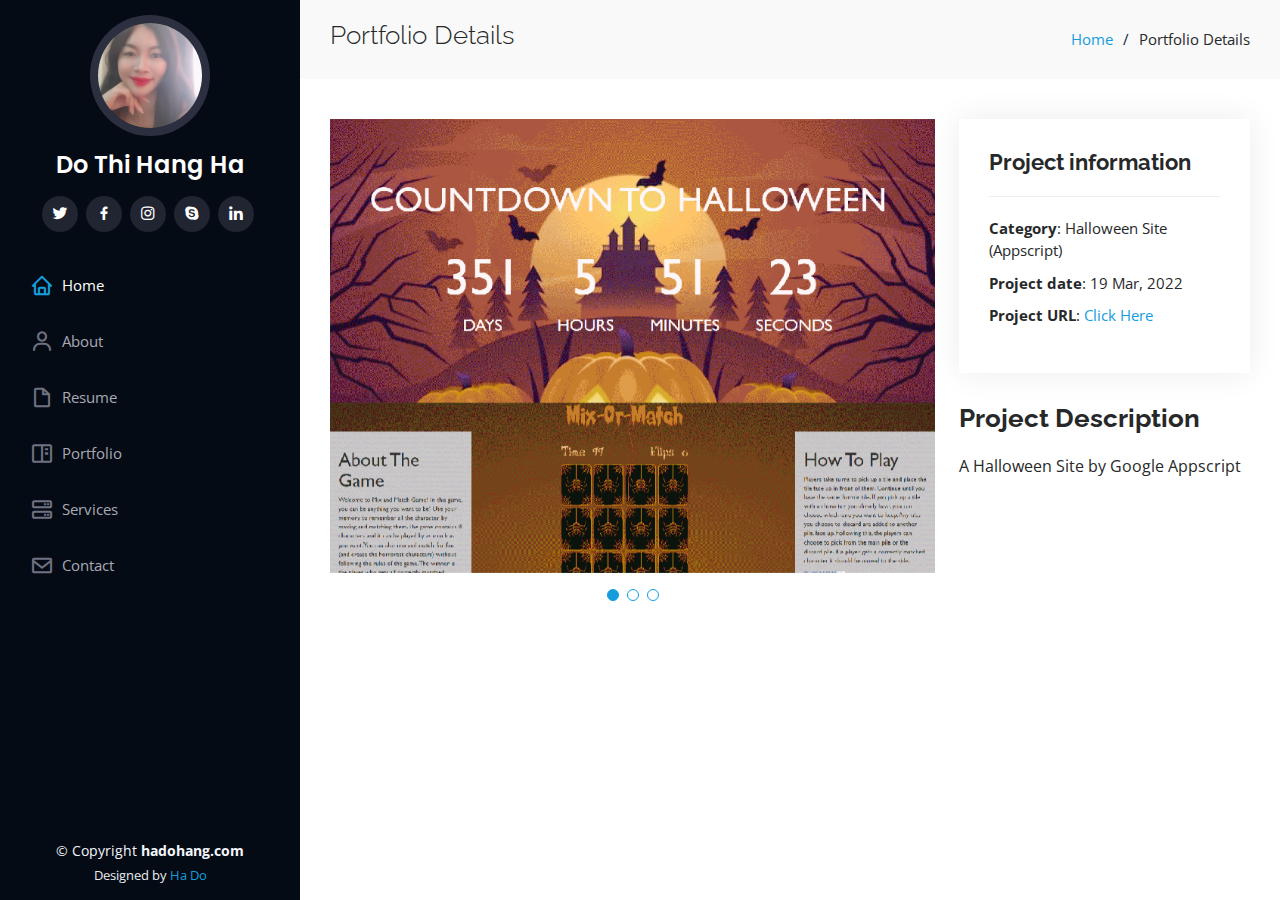
<file: portfolio-details8.html>
<!DOCTYPE html>
<html lang="en">

<head>
  <meta charset="utf-8">
  <meta content="width=device-width, initial-scale=1.0" name="viewport">

  <title>Portfolio Details - Do Thi Hang Ha</title>
  <meta content="" name="description">
  <meta content="" name="keywords">

  <!-- Favicons -->
  <link href="assets/img/Ha icon.png" rel="icon">
  <link href="assets/img/Ha icon.png" rel="apple-touch-icon">

  <!-- Google Fonts -->
  <link href="https://fonts.googleapis.com/css?family=Open+Sans:300,300i,400,400i,600,600i,700,700i|Raleway:300,300i,400,400i,500,500i,600,600i,700,700i|Poppins:300,300i,400,400i,500,500i,600,600i,700,700i" rel="stylesheet">

  <!-- Vendor CSS Files -->
  <link href="assets/vendor/aos/aos.css" rel="stylesheet">
  <link href="assets/vendor/bootstrap/css/bootstrap.min.css" rel="stylesheet">
  <link href="assets/vendor/bootstrap-icons/bootstrap-icons.css" rel="stylesheet">
  <link href="assets/vendor/boxicons/css/boxicons.min.css" rel="stylesheet">
  <link href="assets/vendor/glightbox/css/glightbox.min.css" rel="stylesheet">
  <link href="assets/vendor/swiper/swiper-bundle.min.css" rel="stylesheet">

  <!-- Template Main CSS File -->
  <link href="assets/css/style.css" rel="stylesheet">

</head>

<body>

  <!-- ======= Mobile nav toggle button ======= -->
  <i class="bi bi-list mobile-nav-toggle d-xl-none"></i>

  <!-- ======= Header ======= -->
  <header id="header">
    <div class="d-flex flex-column">

      <div class="profile">
        <img src="assets/img/Ha Do profile.jpg" alt="" class="img-fluid rounded-circle">
        <h1 class="text-light"><a href="index.html">Do Thi Hang Ha</a></h1>
        <div class="social-links mt-3 text-center">
          <a href="#" class="twitter"><i class="bx bxl-twitter"></i></a>
          <a href="#" class="facebook"><i class="bx bxl-facebook"></i></a>
          <a href="#" class="instagram"><i class="bx bxl-instagram"></i></a>
          <a href="#" class="google-plus"><i class="bx bxl-skype"></i></a>
          <a href="#" class="linkedin"><i class="bx bxl-linkedin"></i></a>
        </div>
      </div>

      <nav id="navbar" class="nav-menu navbar">
        <ul>
          <li><a href="#hero" class="nav-link scrollto active"><i class="bx bx-home"></i> <span>Home</span></a></li>
          <li><a href="#about" class="nav-link scrollto"><i class="bx bx-user"></i> <span>About</span></a></li>
          <li><a href="#resume" class="nav-link scrollto"><i class="bx bx-file-blank"></i> <span>Resume</span></a></li>
          <li><a href="#portfolio" class="nav-link scrollto"><i class="bx bx-book-content"></i> <span>Portfolio</span></a></li>
          <li><a href="#services" class="nav-link scrollto"><i class="bx bx-server"></i> <span>Services</span></a></li>
          <li><a href="#contact" class="nav-link scrollto"><i class="bx bx-envelope"></i> <span>Contact</span></a></li>
        </ul>
      </nav><!-- .nav-menu -->
    </div>
  </header><!-- End Header -->

  <main id="main">

    <!-- ======= Breadcrumbs ======= -->
    <section id="breadcrumbs" class="breadcrumbs">
      <div class="container">

        <div class="d-flex justify-content-between align-items-center">
          <h2>Portfolio Details</h2>
          <ol>
            <li><a href="index.html">Home</a></li>
            <li>Portfolio Details</li>
          </ol>
        </div>

      </div>
    </section><!-- End Breadcrumbs -->

    <!-- ======= Portfolio Details Section ======= -->
    <section id="portfolio-details" class="portfolio-details">
      <div class="container">

        <div class="row gy-4">

          <div class="col-lg-8">
            <div class="portfolio-details-slider swiper">
              <div class="swiper-wrapper align-items-center">

                <div class="swiper-slide">
                  <img src="assets/img/halloween.png" alt="">
                </div>

                <div class="swiper-slide">
                  <img src="assets/img/halloween.png" alt="">
                </div>

                <div class="swiper-slide">
                  <img src="assets/img/halloween.png" alt="">
                </div>

              </div>
              <div class="swiper-pagination"></div>
            </div>
          </div>

          <div class="col-lg-4">
            <div class="portfolio-info">
              <h3>Project information</h3>
              <ul>
                <li><strong>Category</strong>: Halloween Site (Appscript)</li>
                <li><strong>Project date</strong>: 19 Mar, 2022</li>
                <li><strong>Project URL</strong>: <a target="_blank" href="https://script.google.com/macros/s/AKfycbwqJiex4WpAE1QP5z-jKyvbbdFpdrR0XB8C0o7wxY8d4fVjIfjKj3yOCS8wxrQ98mu64g/exec">Click Here</a></li>
              </ul>
            </div>
            <div class="portfolio-description">
              <h2>Project Description</h2>
              <p>
                A Halloween Site by Google Appscript
              </p>
            </div>
          </div>

        </div>

      </div>
    </section><!-- End Portfolio Details Section -->

  </main><!-- End #main -->

  <!-- ======= Footer ======= -->
  <footer id="footer">
    <div class="container">
      <div class="copyright">
        &copy; Copyright <strong><span>hadohang.com</span></strong>
      </div>
      <div class="credits">
      
        Designed by <a href="https://hadohang.com/">Ha Do</a>
      </div>
    </div>
  </footer><!-- End  Footer -->

  <a href="#" class="back-to-top d-flex align-items-center justify-content-center"><i class="bi bi-arrow-up-short"></i></a>

  <!-- Vendor JS Files -->
  <script src="assets/vendor/purecounter/purecounter_vanilla.js"></script>
  <script src="assets/vendor/aos/aos.js"></script>
  <script src="assets/vendor/bootstrap/js/bootstrap.bundle.min.js"></script>
  <script src="assets/vendor/glightbox/js/glightbox.min.js"></script>
  <script src="assets/vendor/isotope-layout/isotope.pkgd.min.js"></script>
  <script src="assets/vendor/swiper/swiper-bundle.min.js"></script>
  <script src="assets/vendor/typed.js/typed.umd.js"></script>
  <script src="assets/vendor/waypoints/noframework.waypoints.js"></script>
  <script src="assets/vendor/php-email-form/validate.js"></script>

  <!-- Template Main JS File -->
  <script src="assets/js/main.js"></script>

</body>

</html>
</file>
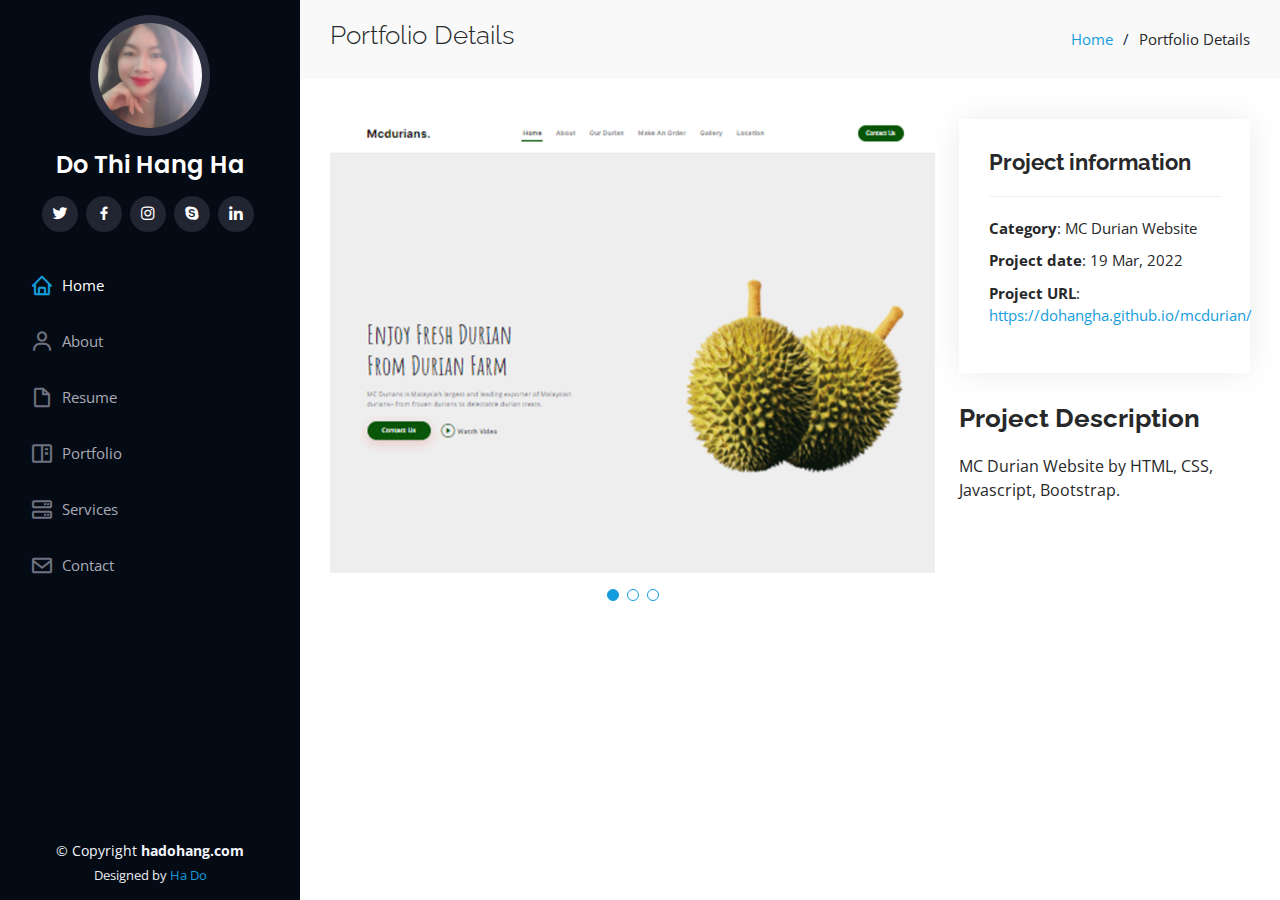
<file: portfolio-details9.html>
<!DOCTYPE html>
<html lang="en">

<head>
  <meta charset="utf-8">
  <meta content="width=device-width, initial-scale=1.0" name="viewport">

  <title>Portfolio Details - Do Thi Hang Ha</title>
  <meta content="" name="description">
  <meta content="" name="keywords">

  <!-- Favicons -->
  <link href="assets/img/Ha icon.png" rel="icon">
  <link href="assets/img/Ha icon.png" rel="apple-touch-icon">

  <!-- Google Fonts -->
  <link href="https://fonts.googleapis.com/css?family=Open+Sans:300,300i,400,400i,600,600i,700,700i|Raleway:300,300i,400,400i,500,500i,600,600i,700,700i|Poppins:300,300i,400,400i,500,500i,600,600i,700,700i" rel="stylesheet">

  <!-- Vendor CSS Files -->
  <link href="assets/vendor/aos/aos.css" rel="stylesheet">
  <link href="assets/vendor/bootstrap/css/bootstrap.min.css" rel="stylesheet">
  <link href="assets/vendor/bootstrap-icons/bootstrap-icons.css" rel="stylesheet">
  <link href="assets/vendor/boxicons/css/boxicons.min.css" rel="stylesheet">
  <link href="assets/vendor/glightbox/css/glightbox.min.css" rel="stylesheet">
  <link href="assets/vendor/swiper/swiper-bundle.min.css" rel="stylesheet">

  <!-- Template Main CSS File -->
  <link href="assets/css/style.css" rel="stylesheet">

</head>

<body>

  <!-- ======= Mobile nav toggle button ======= -->
  <i class="bi bi-list mobile-nav-toggle d-xl-none"></i>

  <!-- ======= Header ======= -->
  <header id="header">
    <div class="d-flex flex-column">

      <div class="profile">
        <img src="assets/img/Ha Do profile.jpg" alt="" class="img-fluid rounded-circle">
        <h1 class="text-light"><a href="index.html">Do Thi Hang Ha</a></h1>
        <div class="social-links mt-3 text-center">
          <a href="#" class="twitter"><i class="bx bxl-twitter"></i></a>
          <a href="#" class="facebook"><i class="bx bxl-facebook"></i></a>
          <a href="#" class="instagram"><i class="bx bxl-instagram"></i></a>
          <a href="#" class="google-plus"><i class="bx bxl-skype"></i></a>
          <a href="#" class="linkedin"><i class="bx bxl-linkedin"></i></a>
        </div>
      </div>

      <nav id="navbar" class="nav-menu navbar">
        <ul>
          <li><a href="#hero" class="nav-link scrollto active"><i class="bx bx-home"></i> <span>Home</span></a></li>
          <li><a href="#about" class="nav-link scrollto"><i class="bx bx-user"></i> <span>About</span></a></li>
          <li><a href="#resume" class="nav-link scrollto"><i class="bx bx-file-blank"></i> <span>Resume</span></a></li>
          <li><a href="#portfolio" class="nav-link scrollto"><i class="bx bx-book-content"></i> <span>Portfolio</span></a></li>
          <li><a href="#services" class="nav-link scrollto"><i class="bx bx-server"></i> <span>Services</span></a></li>
          <li><a href="#contact" class="nav-link scrollto"><i class="bx bx-envelope"></i> <span>Contact</span></a></li>
        </ul>
      </nav><!-- .nav-menu -->
    </div>
  </header><!-- End Header -->

  <main id="main">

    <!-- ======= Breadcrumbs ======= -->
    <section id="breadcrumbs" class="breadcrumbs">
      <div class="container">

        <div class="d-flex justify-content-between align-items-center">
          <h2>Portfolio Details</h2>
          <ol>
            <li><a href="index.html">Home</a></li>
            <li>Portfolio Details</li>
          </ol>
        </div>

      </div>
    </section><!-- End Breadcrumbs -->

    <!-- ======= Portfolio Details Section ======= -->
    <section id="portfolio-details" class="portfolio-details">
      <div class="container">

        <div class="row gy-4">

          <div class="col-lg-8">
            <div class="portfolio-details-slider swiper">
              <div class="swiper-wrapper align-items-center">

                <div class="swiper-slide">
                  <img src="assets/img/mcdurian.png" alt="">
                </div>

                <div class="swiper-slide">
                  <img src="assets/img/mcdurian.png" alt="">
                </div>

                <div class="swiper-slide">
                  <img src="assets/img/mcdurian.png" alt="">
                </div>

              </div>
              <div class="swiper-pagination"></div>
            </div>
          </div>

          <div class="col-lg-4">
            <div class="portfolio-info">
              <h3>Project information</h3>
              <ul>
                <li><strong>Category</strong>: MC Durian Website</li>
                <li><strong>Project date</strong>: 19 Mar, 2022</li>
                <li><strong>Project URL</strong>: <a target="_blank" href="https://dohangha.github.io/mcdurian/ ">https://dohangha.github.io/mcdurian/</a></li>
              </ul>
            </div>
            <div class="portfolio-description">
              <h2>Project Description</h2>
              <p>
                MC Durian Website by HTML, CSS, Javascript, Bootstrap.
              </p>
            </div>
          </div>

        </div>

      </div>
    </section><!-- End Portfolio Details Section -->

  </main><!-- End #main -->

  <!-- ======= Footer ======= -->
  <footer id="footer">
    <div class="container">
      <div class="copyright">
        &copy; Copyright <strong><span>hadohang.com</span></strong>
      </div>
      <div class="credits">
      
        Designed by <a href="https://hadohang.com/">Ha Do</a>
      </div>
    </div>
  </footer><!-- End  Footer -->

  <a href="#" class="back-to-top d-flex align-items-center justify-content-center"><i class="bi bi-arrow-up-short"></i></a>

  <!-- Vendor JS Files -->
  <script src="assets/vendor/purecounter/purecounter_vanilla.js"></script>
  <script src="assets/vendor/aos/aos.js"></script>
  <script src="assets/vendor/bootstrap/js/bootstrap.bundle.min.js"></script>
  <script src="assets/vendor/glightbox/js/glightbox.min.js"></script>
  <script src="assets/vendor/isotope-layout/isotope.pkgd.min.js"></script>
  <script src="assets/vendor/swiper/swiper-bundle.min.js"></script>
  <script src="assets/vendor/typed.js/typed.umd.js"></script>
  <script src="assets/vendor/waypoints/noframework.waypoints.js"></script>
  <script src="assets/vendor/php-email-form/validate.js"></script>

  <!-- Template Main JS File -->
  <script src="assets/js/main.js"></script>

</body>

</html>
</file>
<file: assets/css/style.css>
/**
* Template Name: iPortfolio
* Updated: May 30 2023 with Bootstrap v5.3.0
* Template URL: https://bootstrapmade.com/iportfolio-bootstrap-portfolio-websites-template/
* Author: BootstrapMade.com
* License: https://bootstrapmade.com/license/
*/

/*--------------------------------------------------------------
# General
--------------------------------------------------------------*/
body {
  font-family: "Open Sans", sans-serif;
  color: #272829;
}

a {
  color: #149ddd;
  text-decoration: none;
}

a:hover {
  color: #37b3ed;
  text-decoration: none;
}

h1,
h2,
h3,
h4,
h5,
h6 {
  font-family: "Raleway", sans-serif;
}

/*--------------------------------------------------------------
# Back to top button
--------------------------------------------------------------*/
.back-to-top {
  position: fixed;
  visibility: hidden;
  opacity: 0;
  right: 15px;
  bottom: 15px;
  z-index: 996;
  background: #149ddd;
  width: 40px;
  height: 40px;
  border-radius: 50px;
  transition: all 0.4s;
}

.back-to-top i {
  font-size: 28px;
  color: #fff;
  line-height: 0;
}

.back-to-top:hover {
  background: #2eafec;
  color: #fff;
}

.back-to-top.active {
  visibility: visible;
  opacity: 1;
}

/*--------------------------------------------------------------
# Header
--------------------------------------------------------------*/
#header {
  position: fixed;
  top: 0;
  left: 0;
  bottom: 0;
  width: 300px;
  transition: all ease-in-out 0.5s;
  z-index: 9997;
  transition: all 0.5s;
  padding: 0 15px;
  background: #040b14;
  overflow-y: auto;
}

#header .profile img {
  margin: 15px auto;
  display: block;
  width: 120px;
  border: 8px solid #2c2f3f;
}

#header .profile h1 {
  font-size: 24px;
  margin: 0;
  padding: 0;
  font-weight: 600;
  -moz-text-align-last: center;
  text-align-last: center;
  font-family: "Poppins", sans-serif;
}

#header .profile h1 a,
#header .profile h1 a:hover {
  color: #fff;
  text-decoration: none;
}

#header .profile .social-links a {
  font-size: 18px;
  display: inline-block;
  background: #212431;
  color: #fff;
  line-height: 1;
  padding: 8px 0;
  margin-right: 4px;
  border-radius: 50%;
  text-align: center;
  width: 36px;
  height: 36px;
  transition: 0.3s;
}

#header .profile .social-links a:hover {
  background: #149ddd;
  color: #fff;
  text-decoration: none;
}

#main {
  margin-left: 300px;
}

.container,
.container-fluid {
  padding-left: 30px;
  padding-right: 30px;
}

@media (max-width: 1199px) {
  #header {
    left: -300px;
  }

  #main {
    margin-left: 0;
  }

  .container,
  .container-fluid {
    padding-left: 12px;
    padding-right: 12px;
  }
}

/*--------------------------------------------------------------
# Navigation Menu
--------------------------------------------------------------*/
/* Desktop Navigation */
.nav-menu {
  padding: 30px 0 0 0;
}

.nav-menu * {
  margin: 0;
  padding: 0;
  list-style: none;
}

.nav-menu>ul>li {
  position: relative;
  white-space: nowrap;
}

.nav-menu a,
.nav-menu a:focus {
  display: flex;
  align-items: center;
  color: #a8a9b4;
  padding: 12px 15px;
  margin-bottom: 8px;
  transition: 0.3s;
  font-size: 15px;
}

.nav-menu a i,
.nav-menu a:focus i {
  font-size: 24px;
  padding-right: 8px;
  color: #6f7180;
}

.nav-menu a:hover,
.nav-menu .active,
.nav-menu .active:focus,
.nav-menu li:hover>a {
  text-decoration: none;
  color: #fff;
}

.nav-menu a:hover i,
.nav-menu .active i,
.nav-menu .active:focus i,
.nav-menu li:hover>a i {
  color: #149ddd;
}

/* Mobile Navigation */
.mobile-nav-toggle {
  position: fixed;
  right: 15px;
  top: 15px;
  z-index: 9998;
  border: 0;
  font-size: 24px;
  transition: all 0.4s;
  outline: none !important;
  background-color: #149ddd;
  color: #fff;
  width: 40px;
  height: 40px;
  display: inline-flex;
  align-items: center;
  justify-content: center;
  line-height: 0;
  border-radius: 50px;
  cursor: pointer;
}

.mobile-nav-active {
  overflow: hidden;
}

.mobile-nav-active #header {
  left: 0;
}

/*--------------------------------------------------------------
# Hero Section
--------------------------------------------------------------*/
#hero {
  width: 100%;
  height: 100vh;
  background: url("../img/Ha-hero7.png") top center;
  background-size: cover;
}

#hero:before {
  content: "";
  background: rgba(5, 13, 24, 0.3);
  position: absolute;
  bottom: 0;
  top: 0;
  left: 0;
  right: 0;
  z-index: 1;
}

#hero .hero-container {
  position: relative;
  z-index: 2;
  min-width: 300px;
}

#hero h1 {
  margin: 0 0 10px 0;
  font-size: 64px;
  font-weight: 700;
  line-height: 56px;
  color: #fff;
}

#hero p {
  color: #fff;
  margin-bottom: 50px;
  font-size: 26px;
  font-family: "Poppins", sans-serif;
}

#hero p span {
  color: #fff;
  padding-bottom: 4px;
  letter-spacing: 1px;
  border-bottom: 3px solid #149ddd;
}

@media (min-width: 1024px) {
  #hero {
    background-attachment: fixed;
  }
}

@media (max-width: 768px) {
  #hero h1 {
    font-size: 28px;
    line-height: 36px;
  }

  #hero h2 {
    font-size: 18px;
    line-height: 24px;
    margin-bottom: 30px;
  }
}

/*--------------------------------------------------------------
# Sections General
--------------------------------------------------------------*/
section {
  padding: 60px 0;
  overflow: hidden;
}

.section-bg {
  background: #f5f8fd;
}

.section-title {
  padding-bottom: 30px;
}

.section-title h2 {
  font-size: 32px;
  font-weight: bold;
  margin-bottom: 20px;
  padding-bottom: 20px;
  position: relative;
  color: #173b6c;
}

.section-title h2::after {
  content: "";
  position: absolute;
  display: block;
  width: 50px;
  height: 3px;
  background: #149ddd;
  bottom: 0;
  left: 0;
}

.section-title p {
  margin-bottom: 0;
}

/*--------------------------------------------------------------
# About
--------------------------------------------------------------*/
.about .content h3 {
  font-weight: 700;
  font-size: 26px;
  color: #173b6c;
}

.about .content ul {
  list-style: none;
  padding: 0;
}

.about .content ul li {
  margin-bottom: 20px;
  display: flex;
  align-items: center;
}

.about .content ul strong {
  margin-right: 10px;
}

.about .content ul i {
  font-size: 16px;
  margin-right: 5px;
  color: #149ddd;
  line-height: 0;
}

.about .content p:last-child {
  margin-bottom: 0;
}

/*--------------------------------------------------------------
# Facts
--------------------------------------------------------------*/
.facts {
  padding-bottom: 30px;
}

.facts .count-box {
  padding: 30px;
  width: 100%;
}

.facts .count-box i {
  display: block;
  font-size: 44px;
  color: #149ddd;
  float: left;
  line-height: 0;
}

.facts .count-box span {
  font-size: 48px;
  line-height: 40px;
  display: block;
  font-weight: 700;
  color: #050d18;
  margin-left: 60px;
}

.facts .count-box p {
  padding: 15px 0 0 0;
  margin: 0 0 0 60px;
  font-family: "Raleway", sans-serif;
  font-size: 14px;
  color: #122f57;
}

.facts .count-box a {
  font-weight: 600;
  display: block;
  margin-top: 20px;
  color: #122f57;
  font-size: 15px;
  font-family: "Poppins", sans-serif;
  transition: ease-in-out 0.3s;
}

.facts .count-box a:hover {
  color: #1f5297;
}

/*--------------------------------------------------------------
# Akills
--------------------------------------------------------------*/
.skills .progress {
  height: 60px;
  display: block;
  background: none;
  border-radius: 0;
}

.skills .progress .skill {
  padding: 0;
  margin: 0 0 6px 0;
  text-transform: uppercase;
  display: block;
  font-weight: 600;
  font-family: "Poppins", sans-serif;
  color: #050d18;
}

.skills .progress .skill .val {
  float: right;
  font-style: normal;
}

.skills .progress-bar-wrap {
  background: #dce8f8;
  height: 10px;
}

.skills .progress-bar {
  width: 1px;
  height: 10px;
  transition: 0.9s;
  background-color: #149ddd;
}

/*--------------------------------------------------------------
# Resume
--------------------------------------------------------------*/
.resume .resume-title {
  font-size: 26px;
  font-weight: 700;
  margin-top: 20px;
  margin-bottom: 20px;
  color: #050d18;
}

.resume .resume-item {
  padding: 0 0 20px 20px;
  margin-top: -2px;
  border-left: 2px solid #1f5297;
  position: relative;
}

.resume .resume-item h4 {
  line-height: 18px;
  font-size: 18px;
  font-weight: 600;
  text-transform: uppercase;
  font-family: "Poppins", sans-serif;
  color: #050d18;
  margin-bottom: 10px;
}

.resume .resume-item h5 {
  font-size: 16px;
  background: #e4edf9;
  padding: 5px 15px;
  display: inline-block;
  font-weight: 600;
  margin-bottom: 10px;
}

.resume .resume-item ul {
  padding-left: 20px;
}

.resume .resume-item ul li {
  padding-bottom: 10px;
}

.resume .resume-item:last-child {
  padding-bottom: 0;
}

.resume .resume-item::before {
  content: "";
  position: absolute;
  width: 16px;
  height: 16px;
  border-radius: 50px;
  left: -9px;
  top: 0;
  background: #fff;
  border: 2px solid #1f5297;
}

/*--------------------------------------------------------------
# Portfolio
--------------------------------------------------------------*/
.portfolio .portfolio-item {
  margin-bottom: 30px;
}

.portfolio #portfolio-flters {
  padding: 0;
  margin: 0 auto 35px auto;
  list-style: none;
  text-align: center;
  background: #fff;
  border-radius: 50px;
  padding: 2px 15px;
}

.portfolio #portfolio-flters li {
  cursor: pointer;
  display: inline-block;
  padding: 10px 15px 8px 15px;
  font-size: 14px;
  font-weight: 600;
  line-height: 1;
  text-transform: uppercase;
  color: #272829;
  margin-bottom: 5px;
  transition: all 0.3s ease-in-out;
}

.portfolio #portfolio-flters li:hover,
.portfolio #portfolio-flters li.filter-active {
  color: #149ddd;
}

.portfolio #portfolio-flters li:last-child {
  margin-right: 0;
}

.portfolio .portfolio-wrap {
  transition: 0.3s;
  position: relative;
  overflow: hidden;
  z-index: 1;
}

.portfolio .portfolio-wrap::before {
  content: "";
  background: rgba(255, 255, 255, 0.5);
  position: absolute;
  left: 0;
  right: 0;
  top: 0;
  bottom: 0;
  transition: all ease-in-out 0.3s;
  z-index: 2;
  opacity: 0;
}

.portfolio .portfolio-wrap .portfolio-links {
  opacity: 1;
  left: 0;
  right: 0;
  bottom: -60px;
  z-index: 3;
  position: absolute;
  transition: all ease-in-out 0.3s;
  display: flex;
  justify-content: center;
}

.portfolio .portfolio-wrap .portfolio-links a {
  color: #fff;
  font-size: 28px;
  text-align: center;
  background: rgba(20, 157, 221, 0.75);
  transition: 0.3s;
  width: 50%;
}

.portfolio .portfolio-wrap .portfolio-links a:hover {
  background: rgba(20, 157, 221, 0.95);
}

.portfolio .portfolio-wrap .portfolio-links a+a {
  border-left: 1px solid #37b3ed;
}

.portfolio .portfolio-wrap:hover::before {
  top: 0;
  left: 0;
  right: 0;
  bottom: 0;
  opacity: 1;
}

.portfolio .portfolio-wrap:hover .portfolio-links {
  opacity: 1;
  bottom: 0;
}

/*--------------------------------------------------------------
# Portfolio Details
--------------------------------------------------------------*/
.portfolio-details {
  padding-top: 40px;
}

.portfolio-details .portfolio-details-slider img {
  width: 100%;
}

.portfolio-details .portfolio-details-slider .swiper-pagination {
  margin-top: 20px;
  position: relative;
}

.portfolio-details .portfolio-details-slider .swiper-pagination .swiper-pagination-bullet {
  width: 12px;
  height: 12px;
  background-color: #fff;
  opacity: 1;
  border: 1px solid #149ddd;
}

.portfolio-details .portfolio-details-slider .swiper-pagination .swiper-pagination-bullet-active {
  background-color: #149ddd;
}

.portfolio-details .portfolio-info {
  padding: 30px;
  box-shadow: 0px 0 30px rgba(5, 13, 24, 0.08);
}

.portfolio-details .portfolio-info h3 {
  font-size: 22px;
  font-weight: 700;
  margin-bottom: 20px;
  padding-bottom: 20px;
  border-bottom: 1px solid #eee;
}

.portfolio-details .portfolio-info ul {
  list-style: none;
  padding: 0;
  font-size: 15px;
}

.portfolio-details .portfolio-info ul li+li {
  margin-top: 10px;
}

.portfolio-details .portfolio-description {
  padding-top: 30px;
}

.portfolio-details .portfolio-description h2 {
  font-size: 26px;
  font-weight: 700;
  margin-bottom: 20px;
}

.portfolio-details .portfolio-description p {
  padding: 0;
}

/*--------------------------------------------------------------
# Services
--------------------------------------------------------------*/
.services .icon-box {
  margin-bottom: 20px;
}

.services .icon {
  float: left;
  display: flex;
  align-items: center;
  justify-content: center;
  width: 54px;
  height: 54px;
  background: #149ddd;
  border-radius: 50%;
  transition: 0.5s;
  border: 1px solid #149ddd;
}

.services .icon i {
  color: #fff;
  font-size: 24px;
  line-height: 0;
}

.services .icon-box:hover .icon {
  background: #fff;
}

.services .icon-box:hover .icon i {
  color: #149ddd;
}

.services .title {
  margin-left: 80px;
  font-weight: 700;
  margin-bottom: 15px;
  font-size: 18px;
}

.services .title a {
  color: #343a40;
}

.services .title a:hover {
  color: #149ddd;
}

.services .description {
  margin-left: 80px;
  line-height: 24px;
  font-size: 14px;
}

/*--------------------------------------------------------------
# Testimonials
--------------------------------------------------------------*/
.testimonials .testimonials-carousel,
.testimonials .testimonials-slider {
  overflow: hidden;
}

.testimonials .testimonial-item {
  box-sizing: content-box;
  text-align: center;
  min-height: 320px;
}

.testimonials .testimonial-item .testimonial-img {
  width: 90px;
  border-radius: 50%;
  margin: 0 auto;
}

.testimonials .testimonial-item h3 {
  font-size: 18px;
  font-weight: bold;
  margin: 10px 0 5px 0;
  color: #111;
}

.testimonials .testimonial-item h4 {
  font-size: 14px;
  color: #999;
  margin: 0;
}

.testimonials .testimonial-item .quote-icon-left,
.testimonials .testimonial-item .quote-icon-right {
  color: #c3e8fa;
  font-size: 26px;
}

.testimonials .testimonial-item .quote-icon-left {
  display: inline-block;
  left: -5px;
  position: relative;
}

.testimonials .testimonial-item .quote-icon-right {
  display: inline-block;
  right: -5px;
  position: relative;
  top: 10px;
}

.testimonials .testimonial-item p {
  font-style: italic;
  margin: 0 15px 15px 15px;
  padding: 20px;
  background: #fff;
  position: relative;
  margin-bottom: 35px;
  border-radius: 6px;
  box-shadow: 0px 2px 15px rgba(0, 0, 0, 0.1);
}

.testimonials .testimonial-item p::after {
  content: "";
  width: 0;
  height: 0;
  border-top: 20px solid #fff;
  border-right: 20px solid transparent;
  border-left: 20px solid transparent;
  position: absolute;
  bottom: -20px;
  left: calc(50% - 20px);
}

.testimonials .swiper-pagination {
  margin-top: 20px;
  position: relative;
}

.testimonials .swiper-pagination .swiper-pagination-bullet {
  width: 12px;
  height: 12px;
  background-color: #fff;
  opacity: 1;
  border: 1px solid #149ddd;
}

.testimonials .swiper-pagination .swiper-pagination-bullet-active {
  background-color: #149ddd;
}

/*--------------------------------------------------------------
# Contact
--------------------------------------------------------------*/
.contact {
  padding-bottom: 130px;
}

.contact .info {
  padding: 30px;
  background: #fff;
  width: 100%;
  box-shadow: 0 0 24px 0 rgba(0, 0, 0, 0.12);
}

.contact .info i {
  font-size: 20px;
  color: #149ddd;
  float: left;
  width: 44px;
  height: 44px;
  background: #dff3fc;
  display: flex;
  justify-content: center;
  align-items: center;
  border-radius: 50px;
  transition: all 0.3s ease-in-out;
}

.contact .info h4 {
  padding: 0 0 0 60px;
  font-size: 22px;
  font-weight: 600;
  margin-bottom: 5px;
  color: #050d18;
}

.contact .info p {
  padding: 0 0 10px 60px;
  margin-bottom: 20px;
  font-size: 14px;
  color: #173b6c;
}

.contact .info .email p {
  padding-top: 5px;
}

.contact .info .social-links {
  padding-left: 60px;
}

.contact .info .social-links a {
  font-size: 18px;
  display: inline-block;
  background: #333;
  color: #fff;
  line-height: 1;
  padding: 8px 0;
  border-radius: 50%;
  text-align: center;
  width: 36px;
  height: 36px;
  transition: 0.3s;
  margin-right: 10px;
}

.contact .info .social-links a:hover {
  background: #149ddd;
  color: #fff;
}

.contact .info .email:hover i,
.contact .info .address:hover i,
.contact .info .phone:hover i {
  background: #149ddd;
  color: #fff;
}

.contact .php-email-form {
  width: 100%;
  padding: 30px;
  background: #fff;
  box-shadow: 0 0 24px 0 rgba(0, 0, 0, 0.12);
}

.contact .php-email-form .form-group {
  padding-bottom: 8px;
}

.contact .php-email-form .validate {
  display: none;
  color: red;
  margin: 0 0 15px 0;
  font-weight: 400;
  font-size: 13px;
}

.contact .php-email-form .error-message {
  display: none;
  color: #fff;
  background: #ed3c0d;
  text-align: left;
  padding: 15px;
  font-weight: 600;
}

.contact .php-email-form .error-message br+br {
  margin-top: 25px;
}

.contact .php-email-form .sent-message {
  display: none;
  color: #fff;
  background: #18d26e;
  text-align: center;
  padding: 15px;
  font-weight: 600;
}

.contact .php-email-form .loading {
  display: none;
  background: #fff;
  text-align: center;
  padding: 15px;
}

.contact .php-email-form .loading:before {
  content: "";
  display: inline-block;
  border-radius: 50%;
  width: 24px;
  height: 24px;
  margin: 0 10px -6px 0;
  border: 3px solid #18d26e;
  border-top-color: #eee;
  animation: animate-loading 1s linear infinite;
}

.contact .php-email-form .form-group {
  margin-bottom: 15px;
}

.contact .php-email-form label {
  padding-bottom: 8px;
}

.contact .php-email-form input,
.contact .php-email-form textarea {
  border-radius: 0;
  box-shadow: none;
  font-size: 14px;
}

.contact .php-email-form input {
  height: 44px;
}

.contact .php-email-form textarea {
  padding: 10px 15px;
}

.contact .php-email-form button[type=submit] {
  background: #149ddd;
  border: 0;
  padding: 10px 24px;
  color: #fff;
  transition: 0.4s;
  border-radius: 4px;
}

.contact .php-email-form button[type=submit]:hover {
  background: #37b3ed;
}

@keyframes animate-loading {
  0% {
    transform: rotate(0deg);
  }

  100% {
    transform: rotate(360deg);
  }
}

/*--------------------------------------------------------------
# Breadcrumbs
--------------------------------------------------------------*/
.breadcrumbs {
  padding: 20px 0;
  background: #f9f9f9;
}

.breadcrumbs h2 {
  font-size: 26px;
  font-weight: 300;
}

.breadcrumbs ol {
  display: flex;
  flex-wrap: wrap;
  list-style: none;
  padding: 0;
  margin: 0;
  font-size: 15px;
}

.breadcrumbs ol li+li {
  padding-left: 10px;
}

.breadcrumbs ol li+li::before {
  display: inline-block;
  padding-right: 10px;
  color: #0e2442;
  content: "/";
}

@media (max-width: 768px) {
  .breadcrumbs .d-flex {
    display: block !important;
  }

  .breadcrumbs ol {
    display: block;
  }

  .breadcrumbs ol li {
    display: inline-block;
  }
}

/*--------------------------------------------------------------
# Footer
--------------------------------------------------------------*/
#footer {
  padding: 15px;
  color: #f4f6fd;
  font-size: 14px;
  position: fixed;
  left: 0;
  bottom: 0;
  width: 300px;
  z-index: 9999;
  background: #040b14;
}

#footer .copyright {
  text-align: center;
}

#footer .credits {
  padding-top: 5px;
  text-align: center;
  font-size: 13px;
  color: #eaebf0;
}

@media (max-width: 1199px) {
  #footer {
    position: static;
    width: auto;
    padding-right: 20px 15px;
  }
}
</file>
